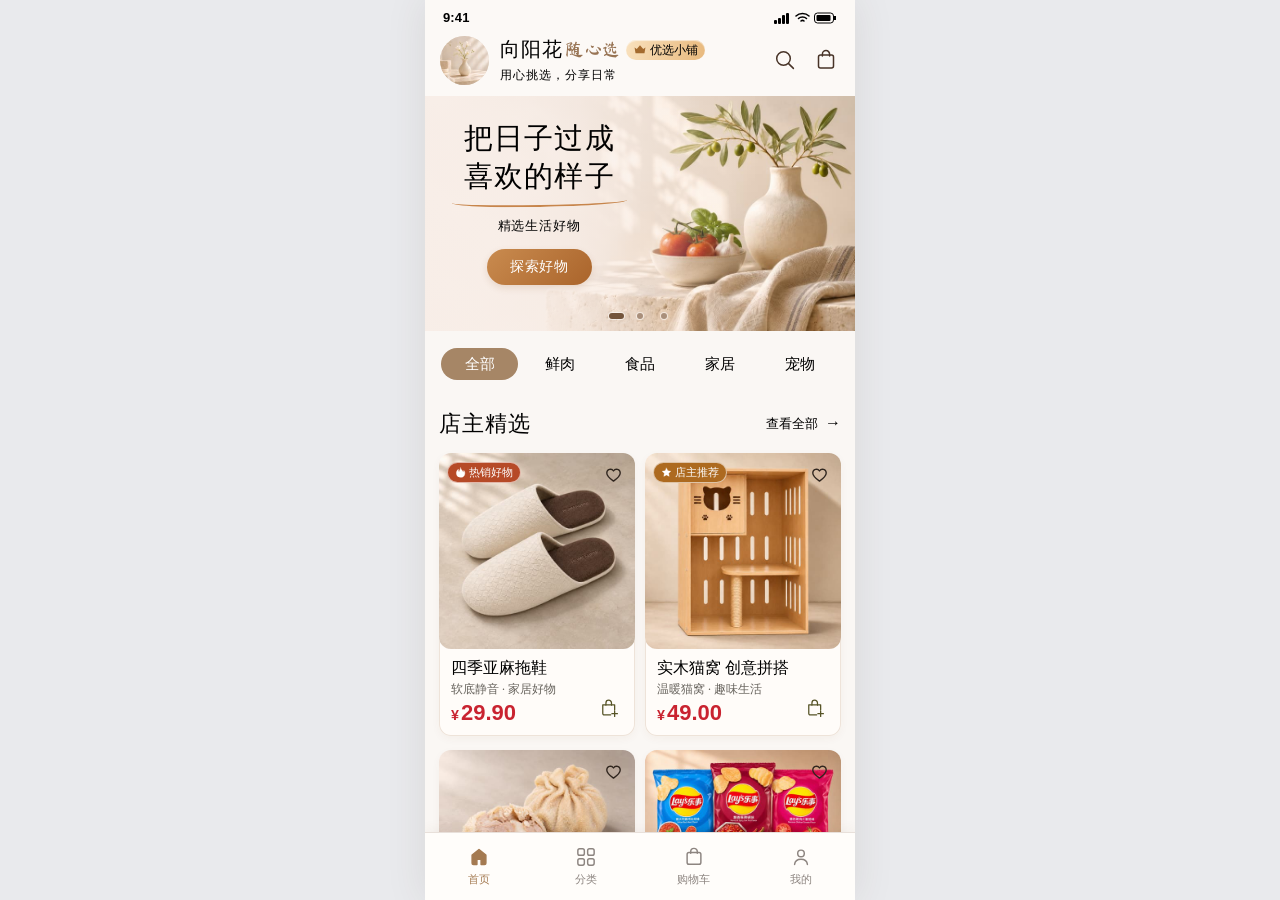
<file: index.html>
<!doctype html>
<html lang="zh-CN">
<head>
  <meta charset="utf-8">
  <meta name="viewport" content="width=device-width, initial-scale=1, viewport-fit=cover">
  <meta name="theme-color" content="#ffffff">
  <title>向阳花随心选</title>
  <link rel="preload" as="image" href="./assets/mobile/v1-warm-hero.jpg" fetchpriority="high">
  <link rel="stylesheet" href="./v1-base.css">
  <link rel="stylesheet" href="./v1-theme.css">
  <link rel="stylesheet" href="./v1-store.css?rev=store-1">
  <link rel="stylesheet" href="./v1-warm.css?rev=plain-icons-1">
  <link rel="stylesheet" href="./product-photos.css?rev=red-prices-1">
</head>
<body>
  <main class="phone-shell" aria-label="向阳花随心选界面预览">
    <div class="screen" id="screen" tabindex="0"></div>
    <nav class="bottom-nav" id="bottom-nav" aria-label="页面导航"></nav>
    <div class="toast" id="toast" role="status" aria-live="polite"></div>
  </main>
  <script src="./v1.js?rev=mobile-images-1" defer></script>
</body>
</html>
</file>
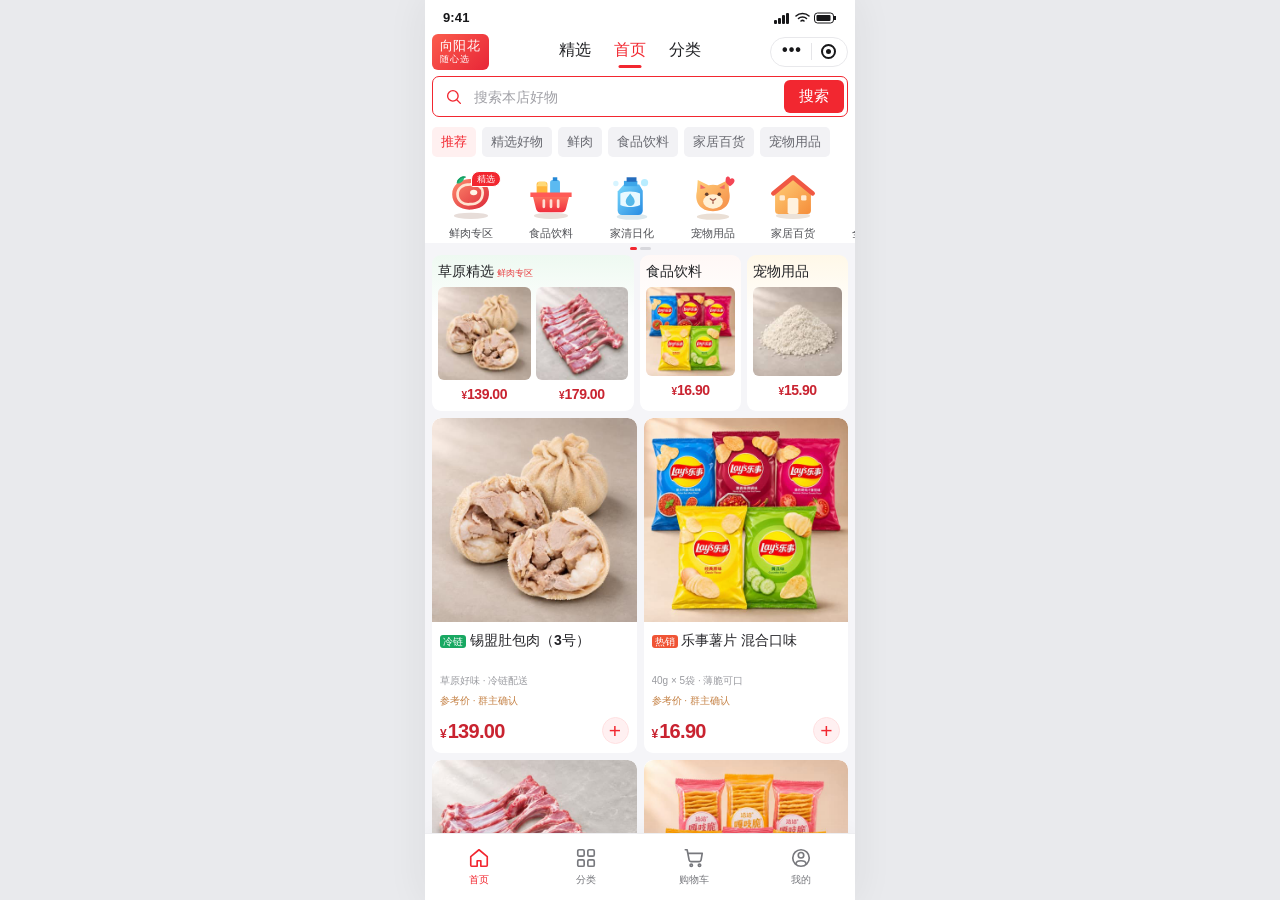
<file: v2.html>
<!doctype html>
<html lang="zh-CN">
<head>
  <meta charset="utf-8">
  <meta name="viewport" content="width=device-width, initial-scale=1, viewport-fit=cover">
  <meta name="theme-color" content="#ffffff">
  <title>向阳花随心选</title>
  <link rel="stylesheet" href="./v2-base.css">
  <link rel="stylesheet" href="./v2-theme.css">
  <link rel="stylesheet" href="./v2-mini.css?rev=nav-4">
  <link rel="stylesheet" href="./product-photos.css?rev=red-prices-1">
</head>
<body>
  <main class="phone-shell" aria-label="向阳花随心选界面预览">
    <div class="screen" id="screen" tabindex="0"></div>
    <nav class="bottom-nav" id="bottom-nav" aria-label="页面导航"></nav>
    <div class="toast" id="toast" role="status" aria-live="polite"></div>
  </main>
  <script src="./v2.js?rev=mobile-images-1" defer></script>
</body>
</html>
</file>
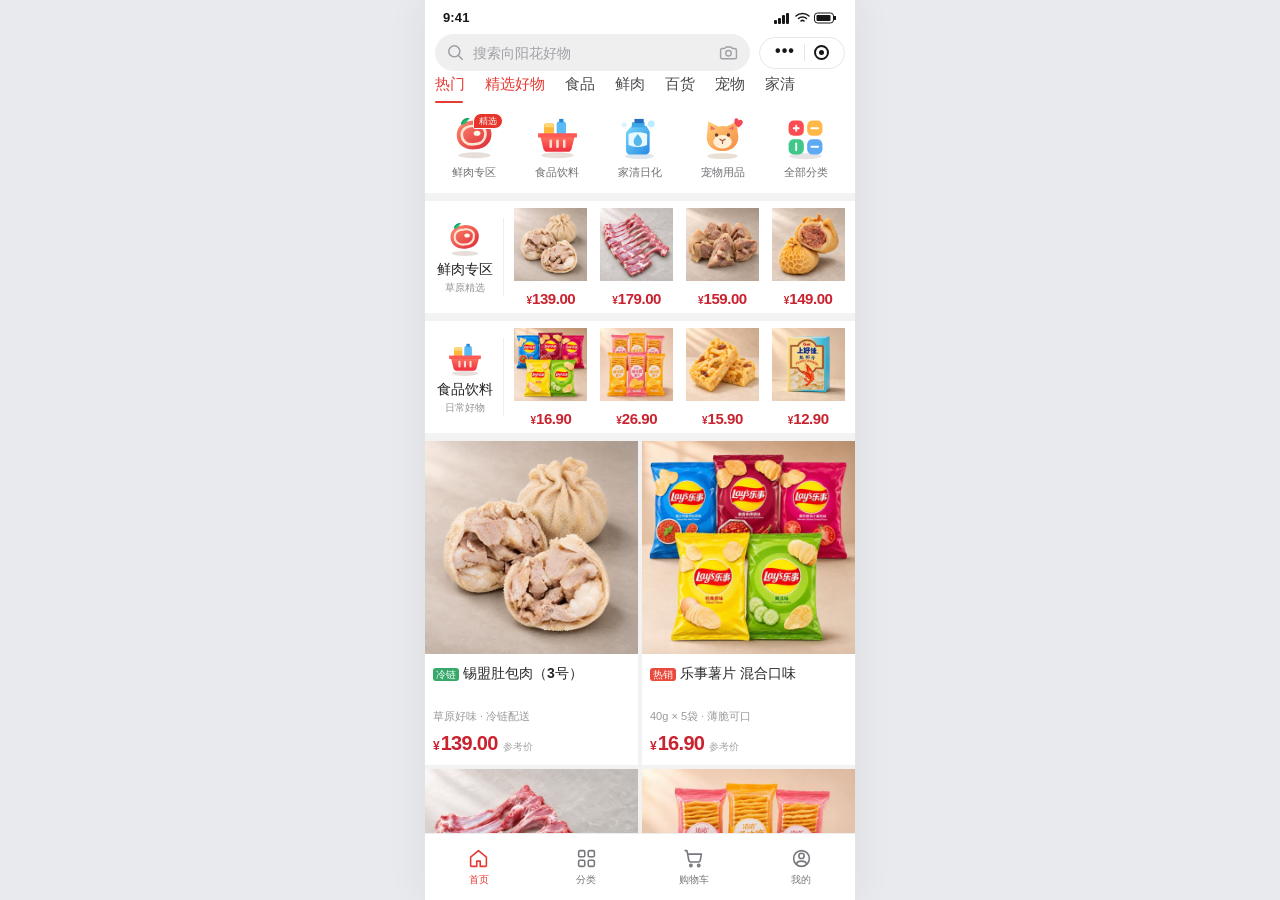
<file: v3.html>
<!doctype html>
<html lang="zh-CN">
<head>
  <meta charset="utf-8">
  <meta name="viewport" content="width=device-width, initial-scale=1, viewport-fit=cover">
  <meta name="theme-color" content="#ffffff">
  <title>向阳花随心选</title>
  <link rel="stylesheet" href="./v3-base.css">
  <link rel="stylesheet" href="./v3-theme.css">
  <link rel="stylesheet" href="./v3-pdd.css?rev=nav-4">
  <link rel="stylesheet" href="./product-photos.css?rev=red-prices-1">
</head>
<body>
  <main class="phone-shell" aria-label="向阳花随心选界面预览">
    <div class="screen" id="screen" tabindex="0"></div>
    <nav class="bottom-nav" id="bottom-nav" aria-label="页面导航"></nav>
    <div class="toast" id="toast" role="status" aria-live="polite"></div>
  </main>
  <script src="./v3.js?rev=mobile-images-1" defer></script>
</body>
</html>
</file>
<file: v1-base.css>
:root {
  font-family: -apple-system, BlinkMacSystemFont, "PingFang SC", "Microsoft YaHei", sans-serif;
  color: #253027;
  background: #e9ece7;
  font-synthesis: none;
  -webkit-tap-highlight-color: transparent;
  --green: #416d50;
  --soft-green: #eaf2e8;
  --muted: #9aa49a;
  --price: #ce795f;
}
* { box-sizing: border-box; }
html, body { height: 100%; margin: 0; }
body { display: flex; justify-content: center; overflow: hidden; }
button, input { font: inherit; }
button { border: 0; cursor: pointer; }
button:focus-visible, input:focus-visible, .screen:focus-visible { outline: 2px solid #6b9a74; outline-offset: 2px; }
.phone-shell { position: relative; display: flex; flex-direction: column; width: min(100%, 430px); height: 100%; height: 100dvh; background: #f6f7f3; overflow: hidden; box-shadow: 0 0 38px #2a3b2d12; }
.screen { flex: 1; min-height: 0; overflow-y: auto; overscroll-behavior: contain; -webkit-overflow-scrolling: touch; scrollbar-width: thin; scrollbar-color: #d2dbd0 transparent; }
.screen::-webkit-scrollbar { width: 4px; }
.screen::-webkit-scrollbar-thumb { background: #d2dbd0; border-radius: 4px; }
.status-bar { display: flex; justify-content: space-between; align-items: center; height: 29px; padding: 6px 18px 0; font-size: 13px; font-weight: 700; letter-spacing: .01em; }
.status-icons { display: flex; align-items: center; gap: 4px; }
.status-icons svg { display: block; }
.home-header { padding: 0 16px 15px; background: linear-gradient(180deg, #e5f0e4 0%, #f6f7f3 100%); }
.home-header .status-bar { margin: 0 -16px; }
.brand-row { display: flex; justify-content: space-between; align-items: flex-start; min-height: 55px; padding-top: 9px; }
.brand-title { margin: 0; color: #233026; font-size: 21px; line-height: 1.2; font-weight: 750; letter-spacing: .01em; }
.brand-subtitle { display: flex; align-items: center; gap: 6px; margin-top: 4px; color: #859288; font-size: 11px; line-height: 1.1; }
.brand-subtitle strong { color: #627766; font-weight: 650; }
.location-dot { width: 6px; height: 6px; border-radius: 50%; background: #83a78a; }
.capsule { display: flex; align-items: center; justify-content: center; gap: 9px; width: 78px; height: 30px; border: 1px solid #dce8dc; border-radius: 20px; background: #fffdfbea; color: #253027; }
.capsule-dots { font-weight: 900; letter-spacing: 1px; transform: translateY(-2px); }
.capsule-divider { width: 1px; height: 17px; background: #e4e9e4; }
.capsule-ring { width: 15px; height: 15px; border: 2px solid currentColor; border-radius: 50%; position: relative; }
.capsule-ring::after { position: absolute; content: ""; width: 5px; height: 5px; border-radius: 50%; background: currentColor; left: 3px; top: 3px; }
.search-form { display: flex; align-items: center; gap: 9px; width: 100%; height: 44px; padding: 5px 5px 5px 13px; border: 1px solid #dce9da; border-radius: 24px; background: #fff; box-shadow: 0 3px 10px #49664b0a; }
.search-form .icon { color: #8ea590; flex: 0 0 18px; }
.search-form input { min-width: 0; flex: 1; border: 0; outline: 0; background: transparent; color: #35483a; font-size: 14px; }
.search-form input::placeholder { color: #aab5a9; }
.search-submit { align-self: stretch; min-width: 56px; padding: 0 14px; border-radius: 20px; background: var(--green); color: #fff; font-size: 13px; font-weight: 700; }
.channels { display: flex; gap: 22px; padding-top: 14px; overflow-x: auto; white-space: nowrap; scrollbar-width: none; }
.channels::-webkit-scrollbar, .horizontal-list::-webkit-scrollbar { display: none; }
.channel { position: relative; flex: none; padding: 0 0 11px; background: transparent; color: #66766a; font-size: 13px; font-weight: 600; }
.channel.is-active { color: #416d50; font-size: 15px; font-weight: 750; }
.channel.is-active::after { position: absolute; content: ""; bottom: 3px; left: 0; width: 28px; height: 3px; border-radius: 2px; background: #416d50; }
.home-body { padding: 0 16px 26px; }
.shortcuts { display: grid; grid-template-columns: repeat(5, minmax(0, 1fr)); gap: 4px; margin: 0 0 22px; }
.shortcut { display: flex; flex-direction: column; align-items: center; gap: 7px; min-width: 0; padding: 0; color: #56685a; background: transparent; font-size: 11px; font-weight: 650; white-space: nowrap; }
.shortcut-art { display: grid; place-items: center; width: 48px; height: 48px; overflow: hidden; border-radius: 50%; background: #ecf3ea; }
.shortcut-art .sprite { width: 40px; height: 40px; border-radius: 50%; }
.shortcut-art .icon { width: 20px; height: 20px; color: #527d5c; }
.section-heading { display: flex; align-items: center; justify-content: space-between; gap: 10px; margin: 0 0 12px; }
.section-heading h2 { margin: 0; font-size: 18px; line-height: 1.2; letter-spacing: .01em; font-weight: 750; }
.section-heading .minor, .section-link { color: #9ca89d; font-size: 11px; font-weight: 600; }
.section-link { padding: 3px 0; background: transparent; }
.feature-grid { display: grid; grid-template-columns: 1fr 1fr; grid-template-rows: repeat(2, 72px); gap: 8px; margin-bottom: 24px; }
.feature { min-width: 0; overflow: hidden; border-radius: 15px; background: #fff; box-shadow: 0 3px 12px #34503a0a; text-align: left; color: inherit; }
.feature-main { display: flex; flex-direction: column; grid-row: 1 / span 2; padding: 12px 7px 7px; }
.feature-copy { min-width: 0; padding-left: 6px; }
.feature-title { display: block; font-size: 14px; line-height: 1.3; font-weight: 750; }
.feature-subtitle { display: block; margin-top: 4px; color: #a2ada1; font-size: 10px; line-height: 1.25; font-weight: 500; white-space: nowrap; }
.feature-main .feature-image { flex: 1; min-height: 0; margin-top: 8px; }
.feature-small { display: flex; align-items: center; justify-content: space-between; gap: 4px; padding: 7px 7px 7px 6px; }
.feature-small .feature-image { flex: 0 0 58px; width: 58px; height: 58px; }
.feature-image, .product-image, .detail-image, .hero-promo { overflow: hidden; border-radius: 10px; background: #f1f3ed; }
.sprite { display: block; width: 100%; height: 100%; overflow: hidden; }
.product-grid { display: grid; grid-template-columns: repeat(2, minmax(0, 1fr)); gap: 9px; }
.product-card { min-width: 0; overflow: hidden; padding: 6px; border-radius: 14px; background: #fff; box-shadow: 0 3px 12px #34503a0a; }
.product-open { display: block; width: 100%; padding: 0; text-align: left; color: inherit; background: transparent; }
.product-image { position: relative; width: 100%; aspect-ratio: 1 / 1; }
.product-badge { position: absolute; top: 7px; left: 7px; z-index: 1; padding: 3px 6px; border-radius: 5px; color: #5c8064; background: #eff6ebed; font-size: 10px; font-weight: 750; line-height: 1.2; }
.product-badge.hot { color: #c77b61; background: #fff2eaf0; }
.product-body { padding: 10px 5px 4px; }
.product-name { display: -webkit-box; height: 19px; overflow: hidden; color: #253027; font-size: 14px; line-height: 19px; font-weight: 750; -webkit-line-clamp: 1; -webkit-box-orient: vertical; }
.product-sub { display: block; overflow: hidden; margin-top: 4px; color: #9ba69b; font-size: 10px; text-overflow: ellipsis; white-space: nowrap; }
.product-bottom { display: flex; align-items: flex-end; justify-content: space-between; gap: 5px; margin-top: 10px; }
.price { color: var(--price); font-weight: 750; line-height: 1; white-space: nowrap; }
.price .currency { margin-right: 1px; font-size: 12px; }
.price .amount { font-size: 20px; }
.add-button { display: grid; place-items: center; flex: 0 0 27px; width: 27px; height: 27px; padding: 0; border-radius: 50%; background: #477555; color: #fff; font-size: 19px; font-weight: 400; line-height: 1; }
.section-space { margin-top: 25px; }
.info-strip { display: flex; justify-content: space-between; align-items: center; gap: 12px; margin-top: 21px; padding: 16px; border-radius: 14px; background: #eaf2e9; }
.info-strip strong { display: block; color: #416d50; font-size: 14px; }
.info-strip span { display: block; margin-top: 5px; color: #8ba08d; font-size: 11px; }
.info-strip button { flex: none; padding: 8px 0; color: #5d8163; background: transparent; font-size: 11px; font-weight: 650; }
.end-note { padding: 24px 0 5px; color: #b5bdb4; text-align: center; font-size: 11px; }
.bottom-nav { z-index: 5; display: grid; grid-template-columns: repeat(4, 1fr); flex: none; min-height: 67px; padding: 7px 0 max(7px, env(safe-area-inset-bottom)); border-top: 1px solid #eef0eb; background: #fffffffa; box-shadow: 0 -4px 16px #2b462d08; }
.nav-item { position: relative; display: flex; flex-direction: column; align-items: center; justify-content: center; gap: 4px; min-height: 48px; padding: 0; color: #9ba59b; background: transparent; font-size: 10px; font-weight: 550; }
.nav-item.is-active { color: #416d50; font-weight: 750; }
.nav-item .icon { width: 19px; height: 19px; }
.nav-count { position: absolute; top: 0; left: calc(50% + 5px); min-width: 15px; height: 15px; padding: 0 3px; border: 1px solid white; border-radius: 10px; background: #d78168; color: #fff; font-size: 9px; line-height: 13px; }
.page-header { position: sticky; top: 0; z-index: 3; padding: 0 16px 12px; background: #fff; border-bottom: 1px solid #f0f2ee; }
.page-header .status-bar { margin: 0 -16px; }
.page-title-row { display: flex; align-items: center; justify-content: space-between; height: 44px; }
.page-title-row h1 { margin: 0; font-size: 20px; font-weight: 750; }
.page-title-row .spacer, .back-button { width: 35px; }
.back-button { display: grid; place-items: center; height: 35px; padding: 0; background: transparent; color: #2b392e; }
.back-button .icon { width: 20px; height: 20px; }
.page-title-row .capsule { width: 78px; transform: scale(.9); transform-origin: right center; }
.category-layout { display: grid; grid-template-columns: 88px minmax(0, 1fr); align-items: start; gap: 9px; padding: 12px 12px 30px 0; }
.category-side { position: sticky; top: 95px; display: flex; flex-direction: column; gap: 3px; max-height: calc(100dvh - 185px); overflow-y: auto; }
.category-side button { position: relative; padding: 10px 3px; color: #8b988c; background: transparent; font-size: 11px; line-height: 1.3; font-weight: 600; }
.category-side button.is-active { color: #416d50; background: #edf4eb; font-weight: 750; }
.category-side button.is-active::before { position: absolute; content: ""; left: 0; top: 9px; bottom: 9px; width: 3px; border-radius: 3px; background: #6f9878; }
.category-panel { min-width: 0; }
.category-head { display: flex; align-items: end; justify-content: space-between; margin: 3px 0 12px; }
.category-head h2 { margin: 0; font-size: 17px; }
.category-head span { color: #a4aea3; font-size: 11px; }
.category-panel .product-grid { gap: 7px; }
.category-panel .product-card { padding: 5px; }
.category-panel .product-body { padding: 8px 3px 4px; }
.category-panel .product-name { font-size: 12px; }
.category-panel .price .amount { font-size: 17px; }
.category-panel .add-button { width: 24px; height: 24px; flex-basis: 24px; }
.page-content { padding: 15px 16px 28px; }
.search-page-form { margin-top: 3px; background: #f4f6f1; border-color: transparent; box-shadow: none; }
.search-count { margin: 3px 0 14px; color: #a4ada3; font-size: 12px; }
.empty-search { padding: 80px 12px; color: #a3aca1; text-align: center; font-size: 14px; }
.profile-card { overflow: hidden; border-radius: 16px; background: #fff; box-shadow: 0 5px 18px #33513a0a; }
.profile-banner { position: relative; height: 194px; overflow: hidden; background: #e9f1e7; }
.profile-banner .sprite { position: absolute; inset: 0; }
.profile-overlay { position: absolute; inset: 0; display: flex; flex-direction: column; align-items: center; justify-content: flex-end; padding-bottom: 22px; color: #fff; background: linear-gradient(transparent 38%, #1c3421a8); }
.profile-overlay strong { font-size: 23px; letter-spacing: 2px; }
.profile-overlay span { margin-top: 5px; font-size: 12px; }
.profile-actions { display: grid; gap: 11px; padding: 22px; }
.wide-button { width: 100%; min-height: 45px; border-radius: 24px; background: #416d50; color: #fff; font-size: 15px; font-weight: 700; }
.wide-button.wechat { background: #06bf5b; }
.profile-hint { margin: 4px 0 0; color: #aab2a8; text-align: center; font-size: 11px; line-height: 1.7; }
.profile-links { display: grid; gap: 8px; margin-top: 16px; }
.profile-links button { display: flex; justify-content: space-between; padding: 17px; border-radius: 12px; background: #fff; color: #3a483d; text-align: left; }
.report-card, .guide-card { padding: 26px 18px; border-radius: 16px; background: #fff; box-shadow: 0 5px 18px #33513a0a; }
.empty-report { padding-top: 33px; text-align: center; }
.empty-icon { display: grid; place-items: center; width: 106px; height: 106px; margin: 0 auto 20px; border-radius: 50%; background: #e8f1e6; color: #7d9c83; }
.empty-icon .icon { width: 46px; height: 46px; }
.empty-report h2 { margin: 0; font-size: 17px; }
.empty-report p { margin: 9px 0 22px; color: #a0aa9f; font-size: 12px; }
.empty-report .wide-button { max-width: 200px; }
.report-item { display: grid; grid-template-columns: 68px 1fr auto; gap: 12px; align-items: center; padding: 11px 0; border-bottom: 1px solid #f1f3ef; }
.report-item:last-child { border: 0; }
.report-item .product-image { width: 68px; height: 68px; }
.report-name { margin: 0 0 8px; font-size: 13px; font-weight: 700; }
.report-price { color: var(--price); font-size: 14px; font-weight: 700; }
.remove-button { padding: 8px; color: #9ca89c; background: transparent; font-size: 12px; }
.detail-content { padding: 12px 16px 25px; }
.detail-image { width: 100%; aspect-ratio: 1 / 1; }
.detail-panel { margin-top: 12px; padding: 19px 17px; border-radius: 16px; background: #fff; }
.detail-panel h1 { margin: 0 0 8px; font-size: 19px; line-height: 1.4; }
.detail-description { margin: 0; color: #99a399; font-size: 12px; line-height: 1.7; }
.detail-price { margin: 20px 0 15px; }
.detail-price .amount { font-size: 29px; }
.detail-stats { display: flex; gap: 26px; padding-top: 14px; border-top: 1px solid #f1f3ee; color: #a0aba0; font-size: 12px; }
.detail-actions { display: flex; align-items: center; gap: 9px; flex: none; min-height: 68px; padding: 9px 16px max(9px, env(safe-area-inset-bottom)); border-top: 1px solid #eef0eb; background: #fff; }
.detail-actions .wide-button { min-height: 44px; }
.detail-actions .secondary { flex: 0 0 90px; background: #d28c74; }
.guide-title { margin: 0 0 9px; color: #416d50; font-size: 18px; }
.guide-card p { margin: 0 0 15px; color: #728174; font-size: 13px; line-height: 1.8; }
.guide-card p:last-child { margin-bottom: 0; }
.toast { position: absolute; left: 50%; bottom: 86px; z-index: 10; padding: 9px 14px; border-radius: 10px; color: #fff; background: #28372de8; font-size: 12px; opacity: 0; pointer-events: none; transform: translate(-50%, 8px); transition: opacity .18s, transform .18s; white-space: nowrap; }
.toast.show { opacity: 1; transform: translate(-50%, 0); }
@media (max-width: 350px) {
  .channels { gap: 16px; }
  .home-body { padding-left: 12px; padding-right: 12px; }
  .feature-title { font-size: 13px; }
  .feature-small .feature-image { flex-basis: 50px; width: 50px; height: 50px; }
  .shortcut { font-size: 10px; }
  .price .amount { font-size: 18px; }
}
@media (prefers-reduced-motion: reduce) { .toast { transition: none; } }
</file>
<file: v1-theme.css>
:root {
  color: #202124;
  background: #e9eaed;
  --green: #f22730;
  --soft-green: #fff0f0;
  --muted: #96979d;
  --price: #f22730;
}
button:focus-visible, input:focus-visible, .screen:focus-visible { outline-color: #f05b61; }
.phone-shell { background: #f5f5f8; box-shadow: 0 0 38px #30282b12; }
.screen { scrollbar-color: #dedfe4 transparent; }
.screen::-webkit-scrollbar-thumb { background: #dedfe4; }
.status-bar { color: #171719; }
.home-header { padding: 0 13px 7px; background: linear-gradient(145deg, #fff5f5 0%, #fff 33%, #fff 100%); }
.home-header .status-bar { margin: 0 -13px; }
.brand-row { min-height: 54px; }
.brand-title { color: #171719; font-size: 21px; font-weight: 800; letter-spacing: -.015em; }
.brand-subtitle { color: #999a9e; }
.brand-subtitle strong { color: #66676c; }
.location-dot { background: #f22730; }
.capsule { border-color: #e8e8eb; background: #ffffffed; color: #171719; }
.capsule-divider { background: #e5e5e8; }
.search-form { height: 42px; border: 1.5px solid #f22730; border-radius: 23px; background: #fff; box-shadow: none; }
.search-form .icon { color: #f22730; }
.search-form input { color: #252529; }
.search-form input::placeholder { color: #a0a0a6; }
.search-submit { min-width: 55px; padding: 0 11px; border-left: 1px solid #ececef; border-radius: 0 18px 18px 0; background: transparent; color: #f22730; font-size: 15px; font-weight: 800; }
.channels { gap: 24px; padding-top: 13px; }
.channel { color: #65666b; font-size: 14px; font-weight: 550; }
.channel.is-active { color: #171719; font-size: 16px; font-weight: 800; }
.channel.is-active::after { width: 28px; background: #f22730; }
.home-body { padding: 0 12px 26px; background: #f5f5f8; }
.shortcuts { gap: 2px; margin: 0 -12px 15px; padding: 5px 12px 12px; background: #fff; }
.shortcut { gap: 4px; color: #4f5055; font-size: 11px; font-weight: 600; }
.shortcut-art { position: relative; width: 55px; height: 55px; overflow: visible; background: transparent; }
.category-illustration { display: block; width: 55px; height: 55px; overflow: visible; }
.shortcut-tag { position: absolute; top: 0; right: -4px; padding: 2px 5px; border: 1px solid #fff; border-radius: 10px 10px 10px 2px; background: #f22730; color: #fff; font-size: 9px; font-weight: 800; line-height: 1.15; }
.section-heading { margin-bottom: 9px; }
.section-heading h2 { color: #171719; font-size: 18px; font-weight: 800; letter-spacing: -.01em; }
.section-heading .minor, .section-link { color: #a0a0a6; font-size: 11px; }
.showcase-grid { display: grid; grid-template-columns: repeat(2, minmax(0, 1fr)); gap: 8px; }
.showcase-card { min-width: 0; padding: 11px 9px 10px; border-radius: 12px; background: #fff; }
.showcase-heading { display: flex; align-items: baseline; justify-content: space-between; gap: 3px; overflow: hidden; }
.showcase-heading h3 { overflow: hidden; margin: 0; color: #171719; font-size: 15px; font-weight: 800; text-overflow: ellipsis; white-space: nowrap; }
.showcase-heading > span { flex: none; color: #ef3c41; font-size: 9px; font-weight: 700; }
.showcase-products { display: grid; grid-template-columns: repeat(2, minmax(0, 1fr)); gap: 5px; margin-top: 8px; }
.showcase-product { min-width: 0; padding: 0; background: transparent; text-align: center; }
.showcase-photo { display: block; width: 100%; aspect-ratio: 1 / .9; overflow: hidden; border-radius: 8px; background: #f7f7f7; }
.showcase-price { display: block; overflow: hidden; margin-top: 6px; color: #f22730; font-size: 10px; font-weight: 800; text-overflow: ellipsis; white-space: nowrap; }
.showcase-price strong { font-size: 14px; letter-spacing: -.025em; }
.quick-panels { display: grid; grid-template-columns: repeat(2, minmax(0, 1fr)); gap: 8px; margin: 8px 0 18px; }
.quick-panel { display: flex; justify-content: space-between; align-items: center; gap: 3px; min-width: 0; min-height: 69px; padding: 7px 7px 7px 11px; border-radius: 12px; background: linear-gradient(120deg, #fff4f2, #fff 70%); color: #171719; text-align: left; }
.quick-panel:nth-child(2) { background: linear-gradient(120deg, #fff8e9, #fff 70%); }
.quick-panel strong, .quick-panel small { display: block; white-space: nowrap; }
.quick-panel strong { font-size: 14px; font-weight: 800; }
.quick-panel small { margin-top: 5px; color: #a3a0a0; font-size: 10px; }
.quick-panel-photo { flex: 0 0 55px; width: 55px; height: 55px; overflow: hidden; border-radius: 8px; background: #f6f6f6; }
.feature-image, .product-image, .detail-image, .hero-promo { background: #f6f6f7; }
.product-grid { gap: 8px; }
.product-card { padding: 0; border-radius: 10px; box-shadow: none; }
.product-image { border-radius: 10px 10px 0 0; }
.product-badge { top: 7px; left: 7px; color: #188b65; background: #e3f7eeed; font-weight: 750; }
.product-badge.hot { color: #fff; background: #f22730ed; }
.product-body { padding: 10px 9px 3px; }
.product-name { color: #242428; font-size: 14px; font-weight: 700; }
.product-sub { color: #a0a1a6; font-size: 10px; }
.product-bottom { padding: 0 9px 10px; margin-top: 9px; }
.price { color: #f22730; font-weight: 800; font-variant-numeric: tabular-nums; }
.price .amount { font-size: 21px; letter-spacing: -.035em; }
.add-button { border: 1px solid #ffe0e1; background: #fff0f1; color: #f22730; font-size: 21px; }
.info-strip { background: #fff1f1; }
.info-strip strong { color: #ca3439; }
.info-strip span { color: #aa9091; }
.info-strip button { color: #eb4248; }
.end-note { color: #b5b5bb; }
.bottom-nav { border-top-color: #eeeef1; background: #fff; box-shadow: 0 -4px 16px #26242608; }
.nav-item { color: #77787d; font-size: 10px; }
.nav-item.is-active { color: #f22730; }
.nav-item .icon { width: 21px; height: 21px; }
.nav-count { background: #f22730; }
.page-header { border-bottom-color: #f0f0f2; }
.page-title-row h1 { color: #1b1b1d; font-size: 20px; font-weight: 800; }
.back-button { color: #242427; }
.category-side button { color: #85858a; }
.category-side button.is-active { color: #ef2931; background: #fff1f1; }
.category-side button.is-active::before { background: #f22730; }
.category-head h2 { color: #19191b; }
.category-head span, .search-count, .empty-search { color: #9c9ca2; }
.category-panel .product-card { padding: 0; }
.category-panel .product-body { padding: 8px 7px 3px; }
.category-panel .product-bottom { padding: 0 7px 8px; }
.search-page-form { background: #fff; border-color: #f22730; }
.profile-card, .report-card, .guide-card { box-shadow: 0 4px 14px #29292908; }
.profile-banner { background: #f6efed; }
.profile-overlay { background: linear-gradient(transparent 38%, #301a1aa8); }
.wide-button { background: linear-gradient(90deg, #ff5459, #ed222d); }
.wide-button.wechat { background: #07bf5b; }
.profile-links button { color: #303034; }
.empty-icon { background: #fff0f0; color: #f17779; }
.empty-report p, .detail-description, .detail-stats { color: #a1a1a6; }
.report-price { color: #f22730; }
.remove-button { color: #99999e; }
.detail-price .currency { font-size: 15px; }
.detail-price .amount { font-size: 30px; }
.detail-actions { border-top-color: #eeeef1; }
.detail-actions .secondary { background: #fff0f0; color: #ee3d43; }
.guide-title { color: #e92c34; }
.guide-card p { color: #77777d; }
.toast { background: #252528e8; }
@media (max-width: 350px) {
  .channels { gap: 17px; }
  .shortcut-art, .category-illustration { width: 48px; height: 48px; }
  .showcase-heading h3 { font-size: 13px; }
  .showcase-heading > span { font-size: 8px; }
  .quick-panel strong { font-size: 13px; }
  .quick-panel-photo { flex-basis: 48px; width: 48px; height: 48px; }
}
</file>
<file: v1-store.css>
:root {
  --green: #304a3d;
  --soft-green: #edf2ed;
  --price: #304a3d;
  color: #202822;
}
button:focus-visible, input:focus-visible, .screen:focus-visible { outline-color: #658273; }
.phone-shell { background: #fff; box-shadow: 0 0 38px #202b2410; }
.screen { scrollbar-color: #d8e0d9 transparent; }
.screen::-webkit-scrollbar-thumb { background: #d8e0d9; }
.status-bar { color: #202620; }
.home-header { padding: 0 18px; background: #fff; }
.home-header .status-bar { margin: 0 -18px; }
.shop-topbar { display: flex; align-items: center; justify-content: space-between; min-height: 58px; gap: 10px; }
.shop-identity { display: flex; align-items: center; gap: 9px; min-width: 0; }
.shop-mark { display: grid; place-items: center; flex: none; width: 36px; height: 36px; border: 1px solid #cbd8ce; border-radius: 50%; color: #385747; }
.shop-mark svg { width: 27px; height: 27px; }
.shop-name { color: #24382d; font-size: 16px; font-weight: 700; letter-spacing: .05em; white-space: nowrap; }
.shop-wordmark { margin-top: 3px; color: #829185; font-size: 9px; font-weight: 600; letter-spacing: .12em; white-space: nowrap; }
.shop-header-actions { display: flex; align-items: center; gap: 10px; }
.shop-search { display: grid; place-items: center; width: 30px; height: 30px; padding: 0; background: transparent; color: #263c2e; }
.shop-search .icon { width: 21px; height: 21px; }
.capsule { flex: none; border-color: #e1e8e1; background: #fff; color: #27392d; }
.home-body { padding: 0 16px 25px; background: #fff; }
.shop-hero { position: relative; min-height: 218px; overflow: hidden; border-radius: 12px; background: #344333; }
.shop-hero::after { position: absolute; inset: 0; content: ''; background: linear-gradient(90deg, #1b291fc2 0%, #23352288 52%, #1b291f08 100%); }
.shop-hero-image { position: absolute; inset: 0; width: 100%; height: 100%; object-fit: cover; object-position: center center; }
.shop-hero-copy { position: relative; z-index: 1; display: flex; flex-direction: column; align-items: flex-start; padding: 28px 23px 24px; color: #fff; }
.shop-hero-kicker { color: #d7e1d1; font-size: 10px; font-weight: 650; letter-spacing: .18em; }
.shop-hero h1 { margin: 14px 0 7px; font-family: 'Songti SC', 'Noto Serif SC', 'STSong', serif; font-size: 27px; font-weight: 600; line-height: 1.38; letter-spacing: .08em; }
.shop-hero p { margin: 0; color: #ebf0e8; font-size: 13px; letter-spacing: .08em; }
.shop-hero button { min-height: 33px; margin-top: 17px; padding: 0 15px; border: 1px solid #e6ede380; border-radius: 3px; background: #ffffffed; color: #32493b; font-size: 12px; font-weight: 700; }
.shop-intro { display: flex; align-items: center; justify-content: space-between; gap: 10px; padding: 15px 1px 16px; border-bottom: 1px solid #e9eeea; color: #52675a; font-size: 13px; letter-spacing: .06em; }
.shop-intro span + span { color: #98a69a; font-size: 9px; font-weight: 650; letter-spacing: .13em; white-space: nowrap; }
.shop-categories { padding-top: 24px; }
.shop-section-heading { display: flex; align-items: end; justify-content: space-between; gap: 10px; }
.shop-eyebrow { display: block; color: #8b9b8e; font-size: 10px; font-weight: 650; letter-spacing: .16em; line-height: 1; }
.shop-section-heading h2 { margin: 7px 0 0; color: #25382e; font-family: 'Songti SC', 'Noto Serif SC', 'STSong', serif; font-size: 20px; font-weight: 650; letter-spacing: .06em; line-height: 1.2; }
.shop-section-heading button { padding: 6px 0; background: transparent; color: #64786a; font-size: 12px; }
.shop-category-grid { display: grid; grid-template-columns: repeat(5, minmax(0, 1fr)); gap: 2px; margin-top: 17px; }
.shop-category { display: flex; min-width: 0; flex-direction: column; align-items: center; gap: 8px; padding: 0; background: transparent; color: #435549; font-size: 12px; white-space: nowrap; }
.shop-category-icon { display: grid; place-items: center; width: 54px; height: 54px; border: 1px solid #e8eee8; border-radius: 50%; background: #f6f8f5; color: #446452; }
.shop-category-icon svg { width: 36px; height: 36px; }
.shop-collection { padding-top: 30px; }
.shop-section-note { color: #92a093; font-size: 12px; white-space: nowrap; }
.shop-filters { display: flex; gap: 7px; overflow-x: auto; margin: 17px 0 16px; scrollbar-width: none; }
.shop-filters::-webkit-scrollbar { display: none; }
.shop-filter { flex: none; min-height: 31px; padding: 0 12px; border: 1px solid #e6ebe6; border-radius: 18px; background: #fff; color: #718076; font-size: 12px; white-space: nowrap; }
.shop-filter.is-active { border-color: #334e3f; background: #334e3f; color: #fff; }
.product-grid { gap: 20px 11px; }
.product-card { padding: 0; border-radius: 0; background: transparent; box-shadow: none; }
.product-image { border-radius: 8px; background: #f1f4f0; }
.product-body { padding: 10px 1px 2px; }
.product-name { height: 20px; color: #28342c; font-size: 14px; font-weight: 650; line-height: 20px; }
.product-sub { margin-top: 5px; color: #8d9a8f; font-size: 12px; }
.product-bottom { align-items: center; margin-top: 10px; padding: 0 1px 3px; }
.price, .report-price { color: #334e3f; font-weight: 700; font-variant-numeric: tabular-nums; }
.price .amount { font-size: 17px; letter-spacing: -.025em; }
.add-button { width: 28px; height: 28px; flex-basis: 28px; border: 1px solid #cbd9cd; background: #fff; color: #345744; font-size: 20px; }
.shop-about { display: flex; align-items: center; gap: 11px; margin-top: 30px; padding: 17px 15px; border: 1px solid #e9eee9; border-radius: 9px; background: #f7faf7; }
.shop-about-mark { display: grid; place-items: center; flex: none; width: 40px; height: 40px; border: 1px solid #d5e1d5; border-radius: 50%; color: #54725e; }
.shop-about-mark svg { width: 28px; height: 28px; }
.shop-about div { flex: 1; min-width: 0; }
.shop-about strong { color: #385044; font-size: 14px; }
.shop-about p { margin: 5px 0 0; color: #8a9c8d; font-size: 12px; }
.shop-about button { flex: none; padding: 7px 0; background: transparent; color: #577563; font-size: 12px; }
.end-note { padding: 28px 0 6px; color: #a8b5aa; font-size: 10px; letter-spacing: .14em; }
.bottom-nav { min-height: 68px; border-top-color: #edf0ed; background: #fff; box-shadow: 0 -3px 14px #2b463009; }
.nav-item { color: #909b92; font-size: 11px; font-weight: 550; }
.nav-item.is-active { color: #365944; font-weight: 700; }
.nav-item .icon { width: 21px; height: 21px; }
.nav-count { background: #4c6c57; }
.page-header { border-bottom-color: #edf0ed; }
.page-title-row h1 { color: #263b2f; font-size: 18px; }
.back-button { color: #344d3d; }
.search-form { border-color: #dfe8df; background: #f8faf8; box-shadow: none; }
.search-form .icon { color: #658072; }
.search-form input { color: #2c4033; }
.search-form input::placeholder { color: #9ca99e; }
.search-submit { min-width: 54px; border: 0; border-radius: 20px; background: #3d5f49; color: #fff; font-size: 13px; font-weight: 650; }
.category-side button { color: #859489; font-size: 12px; }
.category-side button.is-active { color: #365944; background: #edf4ee; }
.category-side button.is-active::before { background: #54765f; }
.category-head h2 { color: #283d30; }
.category-panel .product-grid { gap: 16px 8px; }
.category-panel .product-body { padding: 8px 1px 3px; }
.category-panel .product-bottom { padding: 0 1px 6px; }
.category-panel .product-name { font-size: 12px; }
.category-panel .price .amount { font-size: 16px; }
.page-content { background: #f8faf8; }
.profile-card, .report-card, .guide-card { border: 1px solid #edf1ed; border-radius: 10px; box-shadow: none; }
.profile-banner { height: 190px; background: #eaf0e9; }
.profile-banner > img { width: 100%; height: 100%; object-fit: cover; }
.profile-overlay { background: linear-gradient(#26372910, #1c2f20b8); }
.profile-overlay strong { font-family: 'Songti SC', 'STSong', serif; font-size: 22px; }
.profile-actions { gap: 7px; }
.profile-hint { color: #95a39a; font-size: 12px; }
.profile-links button { border: 1px solid #edf1ed; border-radius: 9px; color: #3c4e41; font-size: 14px; }
.wide-button { border-radius: 6px; background: #3c5d48; color: #fff; }
.empty-icon { width: 90px; height: 90px; background: #f0f5ef; color: #8ba493; }
.empty-report p, .detail-description, .detail-stats { color: #839187; }
.detail-content { background: #f8faf8; }
.detail-image { border-radius: 10px; }
.detail-panel { border: 1px solid #edf1ed; border-radius: 10px; }
.detail-price .amount { font-size: 27px; }
.detail-actions .secondary { background: #eef4ef; color: #4c6c57; }
.info-strip { background: #f0f5f0; }
.info-strip strong, .info-strip button { color: #526d59; }
.info-strip span { color: #8a9b8e; }
.guide-card { padding: 27px 21px; }
.guide-title { margin-top: 13px; color: #385443; font-family: 'Songti SC', 'STSong', serif; font-size: 20px; }
.guide-card p { margin-top: 15px; color: #748479; font-size: 14px; }
@media (max-width: 350px) {
  .home-header { padding-inline: 12px; }
  .home-header .status-bar { margin-inline: -12px; }
  .home-body { padding-inline: 12px; }
  .shop-wordmark { font-size: 8px; }
  .shop-header-actions { gap: 5px; }
  .shop-category { font-size: 11px; }
  .shop-category-icon { width: 46px; height: 46px; }
  .shop-category-icon svg { width: 31px; height: 31px; }
  .shop-hero h1 { font-size: 24px; }
  .shop-intro span + span { font-size: 8px; }
  .shop-section-note { font-size: 11px; }
}
</file>
<file: v1-warm.css>
@font-face { font-family: 'Shop Accent'; src: url('./assets/v1-accent.woff2') format('woff2'); font-style: normal; font-weight: 400; font-display: swap; }
:root {
  --green: #a37f5e;
  --soft-green: #f4ede7;
  --price: #000;
  color: #000;
}
button:focus-visible, input:focus-visible, .screen:focus-visible { outline-color: #a78362; }
.phone-shell { background: #faf7f4; box-shadow: 0 0 38px #4b37251a; }
.screen { scrollbar-color: #ddd2c8 transparent; }
.screen::-webkit-scrollbar-thumb { background: #ddd2c8; }
.status-bar { color: #000; }
.warm-header { padding: 0 15px; background: #fcf9f6; }
.warm-header .status-bar { margin: 0 -15px; }
.warm-topbar { display: flex; align-items: center; justify-content: space-between; gap: 12px; min-height: 67px; padding: 5px 0 10px; }
.warm-identity { display: flex; align-items: center; gap: 11px; min-width: 0; }
.warm-avatar { flex: none; width: 49px; height: 49px; border-radius: 50%; object-fit: cover; object-position: center 28%; background: #eae1d7; }
.warm-shop-name { display: flex; align-items: baseline; gap: 3px; color: #000; font-family: 'Songti SC', 'Noto Serif SC', 'STSong', serif; font-size: 20px; font-weight: 700; letter-spacing: .04em; white-space: nowrap; }
.warm-shop-accent { color: #987454; font-family: 'Shop Accent', 'Kaiti SC', 'STKaiti', serif; font-size: .9em; font-weight: 400; letter-spacing: .03em; }
.warm-shop-badge { display: inline-flex; flex: none; align-items: center; align-self: center; gap: 3px; margin-left: 2px; padding: 4px 7px; border-radius: 999px; background: linear-gradient(100deg, #f9e1bd, #e8b97d); box-shadow: inset 0 1px 1px #fff9; color: #000; font-family: -apple-system, BlinkMacSystemFont, 'PingFang SC', sans-serif; font-size: 12px; font-weight: 600; line-height: 1; letter-spacing: 0; }
.warm-shop-badge svg { display: block; flex: none; width: 14px; height: 11px; fill: #a46b2f; }
.warm-shop-sub { margin-top: 4px; color: #000; font-size: 12px; letter-spacing: .08em; white-space: nowrap; }
.warm-header-actions { display: flex; align-items: center; gap: 12px; }
.warm-header-actions button { position: relative; display: grid; place-items: center; width: 29px; height: 35px; padding: 0; background: transparent; color: #473327; }
.warm-header-actions .icon { width: 24px; height: 24px; stroke-width: 1.5; }
.warm-header-bag > span { position: absolute; top: 0; right: -4px; display: grid; place-items: center; width: 15px; height: 15px; border-radius: 50%; background: #a37f5e; color: white; font-size: 9px; }
.warm-body { padding: 0 0 28px; background: #faf7f4; }
.warm-hero { position: relative; height: 235px; overflow: hidden; background: #eee3da; touch-action: pan-y; }
.warm-slide { position: absolute; inset: 0; animation: warm-hero-fade .35s ease both; }
.warm-slide[hidden] { display: none; }
.warm-hero-image { position: absolute; inset: 0; width: 100%; height: 100%; object-fit: cover; object-position: center; }
.warm-slide::after { position: absolute; inset: 0; content: ''; pointer-events: none; background: linear-gradient(90deg, #f8eee8ec 0%, #f8eee8c7 36%, #f8eee83d 61%, transparent 78%); }
.warm-hero-copy { position: relative; z-index: 1; display: flex; flex-direction: column; align-items: center; width: 52%; padding: 24px 10px 0 15px; color: #000; text-align: center; }
.warm-hero h1 { width: 100%; margin: 0; font-family: 'Songti SC', 'Noto Serif SC', 'STSong', serif; font-size: 29px; font-weight: 700; line-height: 1.3; letter-spacing: .04em; }
.warm-hero h1::after { display: block; width: 88%; height: 9px; margin: 1px auto 0; border-bottom: 2px solid #c7854b; border-radius: 0 0 50% 50%; content: ''; transform: rotate(-1deg); }
.warm-hero p { margin: 10px 0 13px; color: #000; font-size: 13px; line-height: 1.4; letter-spacing: .07em; white-space: nowrap; }
.warm-hero-copy button { min-height: 36px; padding: 0 23px; border: 0; border-radius: 999px; background: linear-gradient(135deg, #c98b4f, #aa642b); box-shadow: 0 3px 7px #8f572927; color: #fff; font-size: 14px; font-weight: 600; letter-spacing: .05em; }
.warm-carousel-dots { position: absolute; z-index: 2; bottom: 3px; left: 50%; display: flex; gap: 0; transform: translateX(-50%); }
.warm-carousel-dot { position: relative; display: grid; place-items: center; width: 24px; height: 24px; padding: 0; border: 0; background: transparent; }
.warm-carousel-dot::before { width: 6px; height: 6px; border-radius: 8px; background: #a98f7b; content: ''; box-shadow: 0 0 0 1px #fff8; transition: width .2s ease, background .2s ease; }
.warm-carousel-dot.is-active::before { width: 15px; background: #74553c; }
@keyframes warm-hero-fade { from { opacity: .65; } to { opacity: 1; } }
@media (prefers-reduced-motion: reduce) { .warm-slide { animation: none; } .warm-carousel-dot::before { transition: none; } }
.warm-filters { display: flex; align-items: center; justify-content: space-between; gap: 3px; padding: 17px 16px 10px; }
.warm-filter { flex: 1; min-width: 0; min-height: 32px; padding: 0 8px; border-radius: 18px; background: transparent; color: #000; font-family: 'Songti SC', 'Noto Serif SC', 'STSong', serif; font-size: 15px; white-space: nowrap; }
.warm-filter.is-active { background: #a68666; color: #fff; }
.warm-selection { padding: 18px 14px 0; }
.warm-section-heading { display: flex; align-items: center; justify-content: space-between; gap: 10px; margin-bottom: 14px; }
.warm-section-heading h2 { margin: 0; color: #000; font-family: 'Songti SC', 'Noto Serif SC', 'STSong', serif; font-size: 22px; font-weight: 700; letter-spacing: .04em; }
.warm-section-heading button { padding: 6px 0; background: transparent; color: #000; font-size: 13px; }
.warm-section-heading button span { padding-left: 3px; font-size: 16px; }
.warm-grid { display: grid; grid-template-columns: repeat(2, minmax(0, 1fr)); gap: 14px 10px; }
.warm-card {
  position: relative;
  min-width: 0;
  border-radius: 12px;
  background: #fffcf9;
  box-shadow: inset 0 0 0 1px #eee3d9, 0 3px 9px #6c44200b;
}
.warm-card-open {
  display: block;
  width: 100%;
  padding: 0;
  border-radius: inherit;
  background: transparent;
  text-align: left;
}
.warm-card-image { display: block; width: 100%; aspect-ratio: 1; overflow: hidden; border-radius: 12px; background: #f0e6dc; }
.warm-card-label {
  position: absolute;
  inset: 9px auto auto 8px;
  display: inline-flex;
  align-items: center;
  gap: 3px;
  padding: 3px 7px;
  border: 1px solid #fff9;
  border-radius: 999px;
  background: #ad6a20;
  color: #fff;
  font: 600 11px/1.15 -apple-system, 'PingFang SC', sans-serif;
  pointer-events: none;
}
.warm-card-label.is-hot { background: #b64a27; }
.warm-card-label .icon { width: 11px; height: 11px; fill: currentColor; stroke-width: .8; }
.warm-favorite, .warm-add { position: absolute; display: grid; place-items: center; padding: 0; background: transparent; }
.warm-favorite { top: 7px; right: 7px; width: 30px; height: 30px; color: #30261f; }
.warm-favorite .icon { width: 19px; height: 19px; stroke-width: 1.7; }
.warm-favorite.is-active { color: #b3492c; }
.warm-favorite.is-active .icon { fill: currentColor; }
.warm-card-copy { display: block; padding: 8px 12px 10px; }
.warm-card-title, .warm-card-sub { display: block; overflow: hidden; text-overflow: ellipsis; white-space: nowrap; }
.warm-card-title { color: #000; font: 700 16px/1.4 'Songti SC', 'Noto Serif SC', 'STSong', serif; }
.warm-card-sub { margin: 1px 31px 0 0; color: #68645e; font: 12px/1.5 'Songti SC', 'Noto Serif SC', 'STSong', serif; }
.warm-card-price { display: block; margin-top: 3px; padding-right: 36px; color: #bd570e; font-size: 22px; font-weight: 500; line-height: 1.12; font-variant-numeric: tabular-nums; }
.warm-card-price small { margin-right: 2px; font-size: .65em; }
.warm-add { right: 10px; bottom: 12px; width: 32px; height: 32px; color: #565326; }
.warm-add .icon { width: 19px; height: 19px; stroke-width: 1.6; }
.warm-about { display: flex; align-items: center; gap: 10px; margin: 24px 14px 0; padding: 16px 13px; border: 1px solid #eee5dc; border-radius: 8px; background: #f7f1eb; }
.warm-about > span { display: grid; place-items: center; flex: none; width: 39px; height: 39px; border: 1px solid #dfd0c1; border-radius: 50%; color: #a18268; }
.warm-about svg { width: 27px; height: 27px; }
.warm-about div { flex: 1; min-width: 0; }
.warm-about strong { color: #000; font-size: 14px; }
.warm-about p { margin: 5px 0 0; color: #9a897c; font-size: 12px; }
.warm-about button { flex: none; padding: 6px 0; background: transparent; color: #000; font-size: 12px; }
.end-note { padding: 27px 0 3px; color: #b8a99d; font-size: 10px; letter-spacing: .14em; }
.bottom-nav { min-height: 68px; border-top-color: #e8e0da; background: #fffdfa; box-shadow: 0 -2px 12px #6a4a3010; }
.nav-item { color: #8d8580; font-size: 11px; }
.nav-item.is-active { color: #a47a51; }
.nav-item .icon { width: 22px; height: 22px; stroke-width: 1.6; }
.nav-item.is-active .nav-icon-home { fill: currentColor; }
.nav-count { background: #a47a51; }
.page-header { background: #fcf9f6; border-bottom-color: #eee6df; }
.page-title-row h1 { color: #000; }
.back-button { color: #5d493b; }
.capsule { border-color: #eadfd5; color: #4f3c30; }
.search-form { border-color: #e9ded4; background: #fffdfa; }
.search-form .icon { color: #a48266; }
.search-form input { color: #000; }
.search-submit { background: #a37f5e; color: #fff; }
.category-side button.is-active { color: #000; background: #f6eee6; }
.category-side button.is-active::before { background: #a88361; }
.category-head h2, .product-name { color: #000; }
.product-sub, .detail-description, .detail-stats { color: #9e8f83; }
.price, .report-price { color: #000; }
.add-button { border-color: #dcc9b7; color: #000; }
.page-content, .detail-content { background: #faf7f4; }
.profile-card, .report-card, .guide-card, .detail-panel, .profile-links button { border-color: #eee5dd; }
.wide-button { background: #a37f5e; }
.empty-icon { background: #f5ede5; color: #b29a85; }
.info-strip { background: #f4ece4; }
.info-strip strong, .info-strip button, .guide-title { color: #000; }
.info-strip span { color: #a99788; }
.detail-actions .secondary { background: #f4ece4; color: #000; }
.profile-overlay { background: linear-gradient(#3e29160c, #38291c9c); }
@media (max-width: 400px) {
  .warm-topbar { gap: 7px; }
  .warm-avatar { width: 44px; height: 44px; }
  .warm-identity { gap: 7px; }
  .warm-shop-name { font-size: 18px; }
  .warm-shop-badge { gap: 2px; margin-left: 1px; padding: 3px 5px; font-size: 11px; }
  .warm-shop-badge svg { width: 11px; height: 10px; }
  .warm-header-actions { gap: 4px; }
  .warm-header-actions button { width: 27px; }
}
@media (max-width: 350px) {
  .warm-header { padding-inline: 10px; }
  .warm-header .status-bar { margin-inline: -10px; }
  .warm-avatar { width: 42px; height: 42px; }
  .warm-identity { gap: 8px; }
  .warm-shop-name { font-size: 17px; }
  .warm-shop-sub { font-size: 11px; }
  .warm-header-actions { gap: 5px; }
  .warm-hero { height: 205px; }
  .warm-hero-copy { width: 54%; padding: 21px 6px 0 10px; }
  .warm-hero h1 { font-size: 24px; }
  .warm-hero p { margin: 8px 0 10px; font-size: 11px; }
  .warm-hero-copy button { min-height: 33px; padding-inline: 17px; font-size: 13px; }
  .warm-filter { padding: 0 5px; font-size: 13px; }
  .warm-card-copy { padding-inline: 9px; }
  .warm-card-title { font-size: 15px; }
}
</file>
<file: product-photos.css>
.product-photo {
  display: block;
  width: 100%;
  height: 100%;
  object-fit: contain;
  background: #fff;
}
.product-photo[data-src] { visibility: hidden; }

.price,
.report-price,
.warm-card-price,
.mini-promo-price,
.pdd-shelf-price,
.showcase-price {
  color: #c92330;
  font-weight: 800;
}

.mini-promo-price b,
.pdd-shelf-price b,
.showcase-price strong {
  font-weight: inherit;
}
</file>
<file: v2-base.css>
:root {
  font-family: -apple-system, BlinkMacSystemFont, "PingFang SC", "Microsoft YaHei", sans-serif;
  color: #253027;
  background: #e9ece7;
  font-synthesis: none;
  -webkit-tap-highlight-color: transparent;
  --green: #416d50;
  --soft-green: #eaf2e8;
  --muted: #9aa49a;
  --price: #ce795f;
}
* { box-sizing: border-box; }
html, body { height: 100%; margin: 0; }
body { display: flex; justify-content: center; overflow: hidden; }
button, input { font: inherit; }
button { border: 0; cursor: pointer; }
button:focus-visible, input:focus-visible, .screen:focus-visible { outline: 2px solid #6b9a74; outline-offset: 2px; }
.phone-shell { position: relative; display: flex; flex-direction: column; width: min(100%, 430px); height: 100%; height: 100dvh; background: #f6f7f3; overflow: hidden; box-shadow: 0 0 38px #2a3b2d12; }
.screen { flex: 1; min-height: 0; overflow-y: auto; overscroll-behavior: contain; -webkit-overflow-scrolling: touch; scrollbar-width: thin; scrollbar-color: #d2dbd0 transparent; }
.screen::-webkit-scrollbar { width: 4px; }
.screen::-webkit-scrollbar-thumb { background: #d2dbd0; border-radius: 4px; }
.status-bar { display: flex; justify-content: space-between; align-items: center; height: 29px; padding: 6px 18px 0; font-size: 13px; font-weight: 700; letter-spacing: .01em; }
.status-icons { display: flex; align-items: center; gap: 4px; }
.status-icons svg { display: block; }
.home-header { padding: 0 16px 15px; background: linear-gradient(180deg, #e5f0e4 0%, #f6f7f3 100%); }
.home-header .status-bar { margin: 0 -16px; }
.brand-row { display: flex; justify-content: space-between; align-items: flex-start; min-height: 55px; padding-top: 9px; }
.brand-title { margin: 0; color: #233026; font-size: 21px; line-height: 1.2; font-weight: 750; letter-spacing: .01em; }
.brand-subtitle { display: flex; align-items: center; gap: 6px; margin-top: 4px; color: #859288; font-size: 11px; line-height: 1.1; }
.brand-subtitle strong { color: #627766; font-weight: 650; }
.location-dot { width: 6px; height: 6px; border-radius: 50%; background: #83a78a; }
.capsule { display: flex; align-items: center; justify-content: center; gap: 9px; width: 78px; height: 30px; border: 1px solid #dce8dc; border-radius: 20px; background: #fffdfbea; color: #253027; }
.capsule-dots { font-weight: 900; letter-spacing: 1px; transform: translateY(-2px); }
.capsule-divider { width: 1px; height: 17px; background: #e4e9e4; }
.capsule-ring { width: 15px; height: 15px; border: 2px solid currentColor; border-radius: 50%; position: relative; }
.capsule-ring::after { position: absolute; content: ""; width: 5px; height: 5px; border-radius: 50%; background: currentColor; left: 3px; top: 3px; }
.search-form { display: flex; align-items: center; gap: 9px; width: 100%; height: 44px; padding: 5px 5px 5px 13px; border: 1px solid #dce9da; border-radius: 24px; background: #fff; box-shadow: 0 3px 10px #49664b0a; }
.search-form .icon { color: #8ea590; flex: 0 0 18px; }
.search-form input { min-width: 0; flex: 1; border: 0; outline: 0; background: transparent; color: #35483a; font-size: 14px; }
.search-form input::placeholder { color: #aab5a9; }
.search-submit { align-self: stretch; min-width: 56px; padding: 0 14px; border-radius: 20px; background: var(--green); color: #fff; font-size: 13px; font-weight: 700; }
.channels { display: flex; gap: 22px; padding-top: 14px; overflow-x: auto; white-space: nowrap; scrollbar-width: none; }
.channels::-webkit-scrollbar, .horizontal-list::-webkit-scrollbar { display: none; }
.channel { position: relative; flex: none; padding: 0 0 11px; background: transparent; color: #66766a; font-size: 13px; font-weight: 600; }
.channel.is-active { color: #416d50; font-size: 15px; font-weight: 750; }
.channel.is-active::after { position: absolute; content: ""; bottom: 3px; left: 0; width: 28px; height: 3px; border-radius: 2px; background: #416d50; }
.home-body { padding: 0 16px 26px; }
.shortcuts { display: grid; grid-template-columns: repeat(5, minmax(0, 1fr)); gap: 4px; margin: 0 0 22px; }
.shortcut { display: flex; flex-direction: column; align-items: center; gap: 7px; min-width: 0; padding: 0; color: #56685a; background: transparent; font-size: 11px; font-weight: 650; white-space: nowrap; }
.shortcut-art { display: grid; place-items: center; width: 48px; height: 48px; overflow: hidden; border-radius: 50%; background: #ecf3ea; }
.shortcut-art .sprite { width: 40px; height: 40px; border-radius: 50%; }
.shortcut-art .icon { width: 20px; height: 20px; color: #527d5c; }
.section-heading { display: flex; align-items: center; justify-content: space-between; gap: 10px; margin: 0 0 12px; }
.section-heading h2 { margin: 0; font-size: 18px; line-height: 1.2; letter-spacing: .01em; font-weight: 750; }
.section-heading .minor, .section-link { color: #9ca89d; font-size: 11px; font-weight: 600; }
.section-link { padding: 3px 0; background: transparent; }
.feature-grid { display: grid; grid-template-columns: 1fr 1fr; grid-template-rows: repeat(2, 72px); gap: 8px; margin-bottom: 24px; }
.feature { min-width: 0; overflow: hidden; border-radius: 15px; background: #fff; box-shadow: 0 3px 12px #34503a0a; text-align: left; color: inherit; }
.feature-main { display: flex; flex-direction: column; grid-row: 1 / span 2; padding: 12px 7px 7px; }
.feature-copy { min-width: 0; padding-left: 6px; }
.feature-title { display: block; font-size: 14px; line-height: 1.3; font-weight: 750; }
.feature-subtitle { display: block; margin-top: 4px; color: #a2ada1; font-size: 10px; line-height: 1.25; font-weight: 500; white-space: nowrap; }
.feature-main .feature-image { flex: 1; min-height: 0; margin-top: 8px; }
.feature-small { display: flex; align-items: center; justify-content: space-between; gap: 4px; padding: 7px 7px 7px 6px; }
.feature-small .feature-image { flex: 0 0 58px; width: 58px; height: 58px; }
.feature-image, .product-image, .detail-image, .hero-promo { overflow: hidden; border-radius: 10px; background: #f1f3ed; }
.sprite { display: block; width: 100%; height: 100%; overflow: hidden; }
.product-grid { display: grid; grid-template-columns: repeat(2, minmax(0, 1fr)); gap: 9px; }
.product-card { min-width: 0; overflow: hidden; padding: 6px; border-radius: 14px; background: #fff; box-shadow: 0 3px 12px #34503a0a; }
.product-open { display: block; width: 100%; padding: 0; text-align: left; color: inherit; background: transparent; }
.product-image { position: relative; width: 100%; aspect-ratio: 1 / 1; }
.product-badge { position: absolute; top: 7px; left: 7px; z-index: 1; padding: 3px 6px; border-radius: 5px; color: #5c8064; background: #eff6ebed; font-size: 10px; font-weight: 750; line-height: 1.2; }
.product-badge.hot { color: #c77b61; background: #fff2eaf0; }
.product-body { padding: 10px 5px 4px; }
.product-name { display: -webkit-box; height: 19px; overflow: hidden; color: #253027; font-size: 14px; line-height: 19px; font-weight: 750; -webkit-line-clamp: 1; -webkit-box-orient: vertical; }
.product-sub { display: block; overflow: hidden; margin-top: 4px; color: #9ba69b; font-size: 10px; text-overflow: ellipsis; white-space: nowrap; }
.product-bottom { display: flex; align-items: flex-end; justify-content: space-between; gap: 5px; margin-top: 10px; }
.price { color: var(--price); font-weight: 750; line-height: 1; white-space: nowrap; }
.price .currency { margin-right: 1px; font-size: 12px; }
.price .amount { font-size: 20px; }
.add-button { display: grid; place-items: center; flex: 0 0 27px; width: 27px; height: 27px; padding: 0; border-radius: 50%; background: #477555; color: #fff; font-size: 19px; font-weight: 400; line-height: 1; }
.section-space { margin-top: 25px; }
.info-strip { display: flex; justify-content: space-between; align-items: center; gap: 12px; margin-top: 21px; padding: 16px; border-radius: 14px; background: #eaf2e9; }
.info-strip strong { display: block; color: #416d50; font-size: 14px; }
.info-strip span { display: block; margin-top: 5px; color: #8ba08d; font-size: 11px; }
.info-strip button { flex: none; padding: 8px 0; color: #5d8163; background: transparent; font-size: 11px; font-weight: 650; }
.end-note { padding: 24px 0 5px; color: #b5bdb4; text-align: center; font-size: 11px; }
.bottom-nav { z-index: 5; display: grid; grid-template-columns: repeat(4, 1fr); flex: none; min-height: 67px; padding: 7px 0 max(7px, env(safe-area-inset-bottom)); border-top: 1px solid #eef0eb; background: #fffffffa; box-shadow: 0 -4px 16px #2b462d08; }
.nav-item { position: relative; display: flex; flex-direction: column; align-items: center; justify-content: center; gap: 4px; min-height: 48px; padding: 0; color: #9ba59b; background: transparent; font-size: 10px; font-weight: 550; }
.nav-item.is-active { color: #416d50; font-weight: 750; }
.nav-item .icon { width: 19px; height: 19px; }
.nav-count { position: absolute; top: 0; left: calc(50% + 5px); min-width: 15px; height: 15px; padding: 0 3px; border: 1px solid white; border-radius: 10px; background: #d78168; color: #fff; font-size: 9px; line-height: 13px; }
.page-header { position: sticky; top: 0; z-index: 3; padding: 0 16px 12px; background: #fff; border-bottom: 1px solid #f0f2ee; }
.page-header .status-bar { margin: 0 -16px; }
.page-title-row { display: flex; align-items: center; justify-content: space-between; height: 44px; }
.page-title-row h1 { margin: 0; font-size: 20px; font-weight: 750; }
.page-title-row .spacer, .back-button { width: 35px; }
.back-button { display: grid; place-items: center; height: 35px; padding: 0; background: transparent; color: #2b392e; }
.back-button .icon { width: 20px; height: 20px; }
.page-title-row .capsule { width: 78px; transform: scale(.9); transform-origin: right center; }
.category-layout { display: grid; grid-template-columns: 88px minmax(0, 1fr); align-items: start; gap: 9px; padding: 12px 12px 30px 0; }
.category-side { position: sticky; top: 95px; display: flex; flex-direction: column; gap: 3px; max-height: calc(100dvh - 185px); overflow-y: auto; }
.category-side button { position: relative; padding: 10px 3px; color: #8b988c; background: transparent; font-size: 11px; line-height: 1.3; font-weight: 600; }
.category-side button.is-active { color: #416d50; background: #edf4eb; font-weight: 750; }
.category-side button.is-active::before { position: absolute; content: ""; left: 0; top: 9px; bottom: 9px; width: 3px; border-radius: 3px; background: #6f9878; }
.category-panel { min-width: 0; }
.category-head { display: flex; align-items: end; justify-content: space-between; margin: 3px 0 12px; }
.category-head h2 { margin: 0; font-size: 17px; }
.category-head span { color: #a4aea3; font-size: 11px; }
.category-panel .product-grid { gap: 7px; }
.category-panel .product-card { padding: 5px; }
.category-panel .product-body { padding: 8px 3px 4px; }
.category-panel .product-name { font-size: 12px; }
.category-panel .price .amount { font-size: 17px; }
.category-panel .add-button { width: 24px; height: 24px; flex-basis: 24px; }
.page-content { padding: 15px 16px 28px; }
.search-page-form { margin-top: 3px; background: #f4f6f1; border-color: transparent; box-shadow: none; }
.search-count { margin: 3px 0 14px; color: #a4ada3; font-size: 12px; }
.empty-search { padding: 80px 12px; color: #a3aca1; text-align: center; font-size: 14px; }
.profile-card { overflow: hidden; border-radius: 16px; background: #fff; box-shadow: 0 5px 18px #33513a0a; }
.profile-banner { position: relative; height: 194px; overflow: hidden; background: #e9f1e7; }
.profile-banner .sprite { position: absolute; inset: 0; }
.profile-overlay { position: absolute; inset: 0; display: flex; flex-direction: column; align-items: center; justify-content: flex-end; padding-bottom: 22px; color: #fff; background: linear-gradient(transparent 38%, #1c3421a8); }
.profile-overlay strong { font-size: 23px; letter-spacing: 2px; }
.profile-overlay span { margin-top: 5px; font-size: 12px; }
.profile-actions { display: grid; gap: 11px; padding: 22px; }
.wide-button { width: 100%; min-height: 45px; border-radius: 24px; background: #416d50; color: #fff; font-size: 15px; font-weight: 700; }
.wide-button.wechat { background: #06bf5b; }
.profile-hint { margin: 4px 0 0; color: #aab2a8; text-align: center; font-size: 11px; line-height: 1.7; }
.profile-links { display: grid; gap: 8px; margin-top: 16px; }
.profile-links button { display: flex; justify-content: space-between; padding: 17px; border-radius: 12px; background: #fff; color: #3a483d; text-align: left; }
.report-card, .guide-card { padding: 26px 18px; border-radius: 16px; background: #fff; box-shadow: 0 5px 18px #33513a0a; }
.empty-report { padding-top: 33px; text-align: center; }
.empty-icon { display: grid; place-items: center; width: 106px; height: 106px; margin: 0 auto 20px; border-radius: 50%; background: #e8f1e6; color: #7d9c83; }
.empty-icon .icon { width: 46px; height: 46px; }
.empty-report h2 { margin: 0; font-size: 17px; }
.empty-report p { margin: 9px 0 22px; color: #a0aa9f; font-size: 12px; }
.empty-report .wide-button { max-width: 200px; }
.report-item { display: grid; grid-template-columns: 68px 1fr auto; gap: 12px; align-items: center; padding: 11px 0; border-bottom: 1px solid #f1f3ef; }
.report-item:last-child { border: 0; }
.report-item .product-image { width: 68px; height: 68px; }
.report-name { margin: 0 0 8px; font-size: 13px; font-weight: 700; }
.report-price { color: var(--price); font-size: 14px; font-weight: 700; }
.remove-button { padding: 8px; color: #9ca89c; background: transparent; font-size: 12px; }
.detail-content { padding: 12px 16px 25px; }
.detail-image { width: 100%; aspect-ratio: 1 / 1; }
.detail-panel { margin-top: 12px; padding: 19px 17px; border-radius: 16px; background: #fff; }
.detail-panel h1 { margin: 0 0 8px; font-size: 19px; line-height: 1.4; }
.detail-description { margin: 0; color: #99a399; font-size: 12px; line-height: 1.7; }
.detail-price { margin: 20px 0 15px; }
.detail-price .amount { font-size: 29px; }
.detail-stats { display: flex; gap: 26px; padding-top: 14px; border-top: 1px solid #f1f3ee; color: #a0aba0; font-size: 12px; }
.detail-actions { display: flex; align-items: center; gap: 9px; flex: none; min-height: 68px; padding: 9px 16px max(9px, env(safe-area-inset-bottom)); border-top: 1px solid #eef0eb; background: #fff; }
.detail-actions .wide-button { min-height: 44px; }
.detail-actions .secondary { flex: 0 0 90px; background: #d28c74; }
.guide-title { margin: 0 0 9px; color: #416d50; font-size: 18px; }
.guide-card p { margin: 0 0 15px; color: #728174; font-size: 13px; line-height: 1.8; }
.guide-card p:last-child { margin-bottom: 0; }
.toast { position: absolute; left: 50%; bottom: 86px; z-index: 10; padding: 9px 14px; border-radius: 10px; color: #fff; background: #28372de8; font-size: 12px; opacity: 0; pointer-events: none; transform: translate(-50%, 8px); transition: opacity .18s, transform .18s; white-space: nowrap; }
.toast.show { opacity: 1; transform: translate(-50%, 0); }
@media (max-width: 350px) {
  .channels { gap: 16px; }
  .home-body { padding-left: 12px; padding-right: 12px; }
  .feature-title { font-size: 13px; }
  .feature-small .feature-image { flex-basis: 50px; width: 50px; height: 50px; }
  .shortcut { font-size: 10px; }
  .price .amount { font-size: 18px; }
}
@media (prefers-reduced-motion: reduce) { .toast { transition: none; } }
</file>
<file: v2-theme.css>
:root {
  color: #202124;
  background: #e9eaed;
  --green: #f22730;
  --soft-green: #fff0f0;
  --muted: #96979d;
  --price: #f22730;
}
button:focus-visible, input:focus-visible, .screen:focus-visible { outline-color: #f05b61; }
.phone-shell { background: #f5f5f8; box-shadow: 0 0 38px #30282b12; }
.screen { scrollbar-color: #dedfe4 transparent; }
.screen::-webkit-scrollbar-thumb { background: #dedfe4; }
.status-bar { color: #171719; }
.home-header { padding: 0 13px 7px; background: linear-gradient(145deg, #fff5f5 0%, #fff 33%, #fff 100%); }
.home-header .status-bar { margin: 0 -13px; }
.brand-row { min-height: 54px; }
.brand-title { color: #171719; font-size: 21px; font-weight: 800; letter-spacing: -.015em; }
.brand-subtitle { color: #999a9e; }
.brand-subtitle strong { color: #66676c; }
.location-dot { background: #f22730; }
.capsule { border-color: #e8e8eb; background: #ffffffed; color: #171719; }
.capsule-divider { background: #e5e5e8; }
.search-form { height: 42px; border: 1.5px solid #f22730; border-radius: 23px; background: #fff; box-shadow: none; }
.search-form .icon { color: #f22730; }
.search-form input { color: #252529; }
.search-form input::placeholder { color: #a0a0a6; }
.search-submit { min-width: 55px; padding: 0 11px; border-left: 1px solid #ececef; border-radius: 0 18px 18px 0; background: transparent; color: #f22730; font-size: 15px; font-weight: 800; }
.channels { gap: 24px; padding-top: 13px; }
.channel { color: #65666b; font-size: 14px; font-weight: 550; }
.channel.is-active { color: #171719; font-size: 16px; font-weight: 800; }
.channel.is-active::after { width: 28px; background: #f22730; }
.home-body { padding: 0 12px 26px; background: #f5f5f8; }
.shortcuts { gap: 2px; margin: 0 -12px 15px; padding: 5px 12px 12px; background: #fff; }
.shortcut { gap: 4px; color: #4f5055; font-size: 11px; font-weight: 600; }
.shortcut-art { position: relative; width: 55px; height: 55px; overflow: visible; background: transparent; }
.category-illustration { display: block; width: 55px; height: 55px; overflow: visible; }
.shortcut-tag { position: absolute; top: 0; right: -4px; padding: 2px 5px; border: 1px solid #fff; border-radius: 10px 10px 10px 2px; background: #f22730; color: #fff; font-size: 9px; font-weight: 800; line-height: 1.15; }
.section-heading { margin-bottom: 9px; }
.section-heading h2 { color: #171719; font-size: 18px; font-weight: 800; letter-spacing: -.01em; }
.section-heading .minor, .section-link { color: #a0a0a6; font-size: 11px; }
.showcase-grid { display: grid; grid-template-columns: repeat(2, minmax(0, 1fr)); gap: 8px; }
.showcase-card { min-width: 0; padding: 11px 9px 10px; border-radius: 12px; background: #fff; }
.showcase-heading { display: flex; align-items: baseline; justify-content: space-between; gap: 3px; overflow: hidden; }
.showcase-heading h3 { overflow: hidden; margin: 0; color: #171719; font-size: 15px; font-weight: 800; text-overflow: ellipsis; white-space: nowrap; }
.showcase-heading > span { flex: none; color: #ef3c41; font-size: 9px; font-weight: 700; }
.showcase-products { display: grid; grid-template-columns: repeat(2, minmax(0, 1fr)); gap: 5px; margin-top: 8px; }
.showcase-product { min-width: 0; padding: 0; background: transparent; text-align: center; }
.showcase-photo { display: block; width: 100%; aspect-ratio: 1 / .9; overflow: hidden; border-radius: 8px; background: #f7f7f7; }
.showcase-price { display: block; overflow: hidden; margin-top: 6px; color: #f22730; font-size: 10px; font-weight: 800; text-overflow: ellipsis; white-space: nowrap; }
.showcase-price strong { font-size: 14px; letter-spacing: -.025em; }
.quick-panels { display: grid; grid-template-columns: repeat(2, minmax(0, 1fr)); gap: 8px; margin: 8px 0 18px; }
.quick-panel { display: flex; justify-content: space-between; align-items: center; gap: 3px; min-width: 0; min-height: 69px; padding: 7px 7px 7px 11px; border-radius: 12px; background: linear-gradient(120deg, #fff4f2, #fff 70%); color: #171719; text-align: left; }
.quick-panel:nth-child(2) { background: linear-gradient(120deg, #fff8e9, #fff 70%); }
.quick-panel strong, .quick-panel small { display: block; white-space: nowrap; }
.quick-panel strong { font-size: 14px; font-weight: 800; }
.quick-panel small { margin-top: 5px; color: #a3a0a0; font-size: 10px; }
.quick-panel-photo { flex: 0 0 55px; width: 55px; height: 55px; overflow: hidden; border-radius: 8px; background: #f6f6f6; }
.feature-image, .product-image, .detail-image, .hero-promo { background: #f6f6f7; }
.product-grid { gap: 8px; }
.product-card { padding: 0; border-radius: 10px; box-shadow: none; }
.product-image { border-radius: 10px 10px 0 0; }
.product-badge { top: 7px; left: 7px; color: #188b65; background: #e3f7eeed; font-weight: 750; }
.product-badge.hot { color: #fff; background: #f22730ed; }
.product-body { padding: 10px 9px 3px; }
.product-name { color: #242428; font-size: 14px; font-weight: 700; }
.product-sub { color: #a0a1a6; font-size: 10px; }
.product-bottom { padding: 0 9px 10px; margin-top: 9px; }
.price { color: #f22730; font-weight: 800; font-variant-numeric: tabular-nums; }
.price .amount { font-size: 21px; letter-spacing: -.035em; }
.add-button { border: 1px solid #ffe0e1; background: #fff0f1; color: #f22730; font-size: 21px; }
.info-strip { background: #fff1f1; }
.info-strip strong { color: #ca3439; }
.info-strip span { color: #aa9091; }
.info-strip button { color: #eb4248; }
.end-note { color: #b5b5bb; }
.bottom-nav { border-top-color: #eeeef1; background: #fff; box-shadow: 0 -4px 16px #26242608; }
.nav-item { color: #77787d; font-size: 10px; }
.nav-item.is-active { color: #f22730; }
.nav-item .icon { width: 21px; height: 21px; }
.nav-count { background: #f22730; }
.page-header { border-bottom-color: #f0f0f2; }
.page-title-row h1 { color: #1b1b1d; font-size: 20px; font-weight: 800; }
.back-button { color: #242427; }
.category-side button { color: #85858a; }
.category-side button.is-active { color: #ef2931; background: #fff1f1; }
.category-side button.is-active::before { background: #f22730; }
.category-head h2 { color: #19191b; }
.category-head span, .search-count, .empty-search { color: #9c9ca2; }
.category-panel .product-card { padding: 0; }
.category-panel .product-body { padding: 8px 7px 3px; }
.category-panel .product-bottom { padding: 0 7px 8px; }
.search-page-form { background: #fff; border-color: #f22730; }
.profile-card, .report-card, .guide-card { box-shadow: 0 4px 14px #29292908; }
.profile-banner { background: #f6efed; }
.profile-overlay { background: linear-gradient(transparent 38%, #301a1aa8); }
.wide-button { background: linear-gradient(90deg, #ff5459, #ed222d); }
.wide-button.wechat { background: #07bf5b; }
.profile-links button { color: #303034; }
.empty-icon { background: #fff0f0; color: #f17779; }
.empty-report p, .detail-description, .detail-stats { color: #a1a1a6; }
.report-price { color: #f22730; }
.remove-button { color: #99999e; }
.detail-price .currency { font-size: 15px; }
.detail-price .amount { font-size: 30px; }
.detail-actions { border-top-color: #eeeef1; }
.detail-actions .secondary { background: #fff0f0; color: #ee3d43; }
.guide-title { color: #e92c34; }
.guide-card p { color: #77777d; }
.toast { background: #252528e8; }
@media (max-width: 350px) {
  .channels { gap: 17px; }
  .shortcut-art, .category-illustration { width: 48px; height: 48px; }
  .showcase-heading h3 { font-size: 13px; }
  .showcase-heading > span { font-size: 8px; }
  .quick-panel strong { font-size: 13px; }
  .quick-panel-photo { flex-basis: 48px; width: 48px; height: 48px; }
}
</file>
<file: v2-mini.css>
.home-header { padding: 0 7px 0; background: #fff; }
.home-header .status-bar { margin: 0 -7px; }
.mini-top-row { display: flex; align-items: center; justify-content: space-between; gap: 6px; min-height: 45px; }
.mini-brand { display: flex; flex: 0 0 57px; flex-direction: column; justify-content: center; height: 36px; padding-left: 8px; border-radius: 6px; background: linear-gradient(135deg, #fb5c4d, #e82637); color: #fff; line-height: 1.05; }
.mini-brand strong { font-size: 13px; font-weight: 850; letter-spacing: .02em; }
.mini-brand span { margin-top: 2px; font-size: 9px; font-weight: 700; letter-spacing: .12em; }
.mini-primary { display: flex; flex: 1; align-items: center; justify-content: center; gap: clamp(12px, 4vw, 23px); min-width: 0; }
.mini-primary button { position: relative; flex: none; padding: 9px 0 11px; background: transparent; color: #202124; font-size: 16px; font-weight: 750; }
.mini-primary button.is-active { color: #f22730; }
.mini-primary button.is-active::after { position: absolute; bottom: 4px; left: 50%; width: 23px; height: 3px; border-radius: 3px; background: #f22730; content: ""; transform: translateX(-50%); }
.mini-top-row .capsule { flex: 0 0 78px; }
.home-header .search-form { height: 41px; margin-top: 2px; padding: 3px 3px 3px 12px; border-radius: 7px; }
.home-header .search-submit { min-width: 60px; border: 0; border-radius: 6px; background: #f22730; color: #fff; font-size: 15px; }
.home-header .search-form input { color: #222; }
.home-header .channels { gap: 6px; margin-right: -7px; padding: 10px 7px 9px 0; }
.home-header .channel { padding: 6px 9px; border-radius: 5px; background: #f2f2f5; color: #686970; font-size: 13px; font-weight: 700; }
.home-header .channel.is-active { background: #fff0f0; color: #f22730; font-size: 13px; }
.home-header .channel.is-active::after { display: none; }
.home-body { padding: 0 7px 24px; background: #f5f5f8; }
.shortcuts { display: flex; gap: 3px; margin: 0 -7px; padding: 5px 7px 2px; overflow-x: auto; background: #fff; scrollbar-width: none; }
.shortcuts::-webkit-scrollbar { display: none; }
.shortcut { flex: 0 0 calc((100% - 16px) / 5.15); min-width: 61px; gap: 3px; font-size: 11px; }
.shortcut-art, .category-illustration { width: 52px; height: 52px; }
.mini-dots { display: flex; justify-content: center; gap: 3px; height: 12px; padding-top: 4px; background: #f5f5f8; }
.mini-dots span { width: 11px; height: 3px; border-radius: 3px; background: #d7d7dc; }
.mini-dots span:first-child { width: 7px; background: #f22730; }
.mini-promo-grid { display: grid; grid-template-columns: minmax(0, 2fr) minmax(0, 1fr) minmax(0, 1fr); gap: 6px; }
.mini-promo { min-width: 0; overflow: hidden; padding: 8px 6px 9px; border-radius: 9px; background: linear-gradient(#fff8f6 0%, #fff 40%); }
.mini-promo-wide { background: linear-gradient(#eef9f1 0%, #fff 42%); }
.mini-promo:last-child { background: linear-gradient(#fff8e8 0%, #fff 42%); }
.mini-promo-heading { display: flex; align-items: baseline; gap: 3px; min-width: 0; min-height: 18px; overflow: hidden; white-space: nowrap; }
.mini-promo-heading strong { overflow: hidden; color: #202124; font-size: 14px; font-weight: 850; text-overflow: ellipsis; }
.mini-promo-heading small { overflow: hidden; color: #e83b3e; font-size: 9px; font-weight: 700; text-overflow: ellipsis; }
.mini-promo-products { display: grid; grid-auto-columns: minmax(0, 1fr); grid-auto-flow: column; gap: 5px; margin-top: 6px; }
.mini-promo-product { min-width: 0; padding: 0; background: transparent; }
.mini-promo-photo { display: block; width: 100%; aspect-ratio: 1 / 1; overflow: hidden; border-radius: 6px; background: #f8f8f8; }
.mini-promo-price { display: block; overflow: hidden; margin-top: 6px; color: #f22730; font-size: 10px; font-weight: 800; text-align: center; text-overflow: ellipsis; white-space: nowrap; }
.mini-promo-price b { font-size: 14px; letter-spacing: -.035em; }
.mini-feed { margin-top: 7px; }
.mini-feed .product-grid { gap: 7px; }
.product-card { border-radius: 9px; }
.product-image { border-radius: 9px 9px 0 0; }
.product-body { padding: 9px 8px 2px; }
.product-name { display: -webkit-box; height: 38px; overflow: hidden; font-size: 14px; line-height: 19px; -webkit-line-clamp: 2; -webkit-box-orient: vertical; }
.inline-badge { display: inline; padding: 1px 3px; border-radius: 3px; background: #18a862; color: #fff; font-size: 10px; font-weight: 750; line-height: 1.4; white-space: nowrap; }
.inline-badge.hot { background: #f05435; }
.product-sub { margin-top: 5px; color: #9a9ba0; font-size: 10px; }
.product-service { display: block; overflow: hidden; margin-top: 6px; color: #c58246; font-size: 10px; text-overflow: ellipsis; white-space: nowrap; }
.product-bottom { align-items: center; margin-top: 7px; padding: 0 8px 9px; }
.price .amount { font-size: 20px; }
.add-button { flex-basis: 27px; width: 27px; height: 27px; }
.bottom-nav { grid-template-columns: repeat(4, 1fr); }
.nav-item .icon { width: 22px; height: 22px; }
.empty-icon .icon { width: 42px; height: 42px; }
.category-panel .product-name { height: 34px; font-size: 12px; line-height: 17px; }
.category-panel .product-service { font-size: 9px; }
@media (max-width: 350px) {
  .mini-brand { flex-basis: 48px; padding-left: 5px; }
  .mini-brand strong { font-size: 12px; }
  .mini-primary { gap: 11px; }
  .mini-primary button { font-size: 14px; }
  .mini-top-row .capsule { flex-basis: 70px; width: 70px; gap: 7px; }
  .mini-promo-heading strong { font-size: 12px; }
  .mini-promo-heading small { font-size: 8px; }
  .mini-promo-price b { font-size: 12px; }
}
</file>
<file: v3-base.css>
:root {
  font-family: -apple-system, BlinkMacSystemFont, "PingFang SC", "Microsoft YaHei", sans-serif;
  color: #253027;
  background: #e9ece7;
  font-synthesis: none;
  -webkit-tap-highlight-color: transparent;
  --green: #416d50;
  --soft-green: #eaf2e8;
  --muted: #9aa49a;
  --price: #ce795f;
}
* { box-sizing: border-box; }
html, body { height: 100%; margin: 0; }
body { display: flex; justify-content: center; overflow: hidden; }
button, input { font: inherit; }
button { border: 0; cursor: pointer; }
button:focus-visible, input:focus-visible, .screen:focus-visible { outline: 2px solid #6b9a74; outline-offset: 2px; }
.phone-shell { position: relative; display: flex; flex-direction: column; width: min(100%, 430px); height: 100%; height: 100dvh; background: #f6f7f3; overflow: hidden; box-shadow: 0 0 38px #2a3b2d12; }
.screen { flex: 1; min-height: 0; overflow-y: auto; overscroll-behavior: contain; -webkit-overflow-scrolling: touch; scrollbar-width: thin; scrollbar-color: #d2dbd0 transparent; }
.screen::-webkit-scrollbar { width: 4px; }
.screen::-webkit-scrollbar-thumb { background: #d2dbd0; border-radius: 4px; }
.status-bar { display: flex; justify-content: space-between; align-items: center; height: 29px; padding: 6px 18px 0; font-size: 13px; font-weight: 700; letter-spacing: .01em; }
.status-icons { display: flex; align-items: center; gap: 4px; }
.status-icons svg { display: block; }
.home-header { padding: 0 16px 15px; background: linear-gradient(180deg, #e5f0e4 0%, #f6f7f3 100%); }
.home-header .status-bar { margin: 0 -16px; }
.brand-row { display: flex; justify-content: space-between; align-items: flex-start; min-height: 55px; padding-top: 9px; }
.brand-title { margin: 0; color: #233026; font-size: 21px; line-height: 1.2; font-weight: 750; letter-spacing: .01em; }
.brand-subtitle { display: flex; align-items: center; gap: 6px; margin-top: 4px; color: #859288; font-size: 11px; line-height: 1.1; }
.brand-subtitle strong { color: #627766; font-weight: 650; }
.location-dot { width: 6px; height: 6px; border-radius: 50%; background: #83a78a; }
.capsule { display: flex; align-items: center; justify-content: center; gap: 9px; width: 78px; height: 30px; border: 1px solid #dce8dc; border-radius: 20px; background: #fffdfbea; color: #253027; }
.capsule-dots { font-weight: 900; letter-spacing: 1px; transform: translateY(-2px); }
.capsule-divider { width: 1px; height: 17px; background: #e4e9e4; }
.capsule-ring { width: 15px; height: 15px; border: 2px solid currentColor; border-radius: 50%; position: relative; }
.capsule-ring::after { position: absolute; content: ""; width: 5px; height: 5px; border-radius: 50%; background: currentColor; left: 3px; top: 3px; }
.search-form { display: flex; align-items: center; gap: 9px; width: 100%; height: 44px; padding: 5px 5px 5px 13px; border: 1px solid #dce9da; border-radius: 24px; background: #fff; box-shadow: 0 3px 10px #49664b0a; }
.search-form .icon { color: #8ea590; flex: 0 0 18px; }
.search-form input { min-width: 0; flex: 1; border: 0; outline: 0; background: transparent; color: #35483a; font-size: 14px; }
.search-form input::placeholder { color: #aab5a9; }
.search-submit { align-self: stretch; min-width: 56px; padding: 0 14px; border-radius: 20px; background: var(--green); color: #fff; font-size: 13px; font-weight: 700; }
.channels { display: flex; gap: 22px; padding-top: 14px; overflow-x: auto; white-space: nowrap; scrollbar-width: none; }
.channels::-webkit-scrollbar, .horizontal-list::-webkit-scrollbar { display: none; }
.channel { position: relative; flex: none; padding: 0 0 11px; background: transparent; color: #66766a; font-size: 13px; font-weight: 600; }
.channel.is-active { color: #416d50; font-size: 15px; font-weight: 750; }
.channel.is-active::after { position: absolute; content: ""; bottom: 3px; left: 0; width: 28px; height: 3px; border-radius: 2px; background: #416d50; }
.home-body { padding: 0 16px 26px; }
.shortcuts { display: grid; grid-template-columns: repeat(5, minmax(0, 1fr)); gap: 4px; margin: 0 0 22px; }
.shortcut { display: flex; flex-direction: column; align-items: center; gap: 7px; min-width: 0; padding: 0; color: #56685a; background: transparent; font-size: 11px; font-weight: 650; white-space: nowrap; }
.shortcut-art { display: grid; place-items: center; width: 48px; height: 48px; overflow: hidden; border-radius: 50%; background: #ecf3ea; }
.shortcut-art .sprite { width: 40px; height: 40px; border-radius: 50%; }
.shortcut-art .icon { width: 20px; height: 20px; color: #527d5c; }
.section-heading { display: flex; align-items: center; justify-content: space-between; gap: 10px; margin: 0 0 12px; }
.section-heading h2 { margin: 0; font-size: 18px; line-height: 1.2; letter-spacing: .01em; font-weight: 750; }
.section-heading .minor, .section-link { color: #9ca89d; font-size: 11px; font-weight: 600; }
.section-link { padding: 3px 0; background: transparent; }
.feature-grid { display: grid; grid-template-columns: 1fr 1fr; grid-template-rows: repeat(2, 72px); gap: 8px; margin-bottom: 24px; }
.feature { min-width: 0; overflow: hidden; border-radius: 15px; background: #fff; box-shadow: 0 3px 12px #34503a0a; text-align: left; color: inherit; }
.feature-main { display: flex; flex-direction: column; grid-row: 1 / span 2; padding: 12px 7px 7px; }
.feature-copy { min-width: 0; padding-left: 6px; }
.feature-title { display: block; font-size: 14px; line-height: 1.3; font-weight: 750; }
.feature-subtitle { display: block; margin-top: 4px; color: #a2ada1; font-size: 10px; line-height: 1.25; font-weight: 500; white-space: nowrap; }
.feature-main .feature-image { flex: 1; min-height: 0; margin-top: 8px; }
.feature-small { display: flex; align-items: center; justify-content: space-between; gap: 4px; padding: 7px 7px 7px 6px; }
.feature-small .feature-image { flex: 0 0 58px; width: 58px; height: 58px; }
.feature-image, .product-image, .detail-image, .hero-promo { overflow: hidden; border-radius: 10px; background: #f1f3ed; }
.sprite { display: block; width: 100%; height: 100%; overflow: hidden; }
.product-grid { display: grid; grid-template-columns: repeat(2, minmax(0, 1fr)); gap: 9px; }
.product-card { min-width: 0; overflow: hidden; padding: 6px; border-radius: 14px; background: #fff; box-shadow: 0 3px 12px #34503a0a; }
.product-open { display: block; width: 100%; padding: 0; text-align: left; color: inherit; background: transparent; }
.product-image { position: relative; width: 100%; aspect-ratio: 1 / 1; }
.product-badge { position: absolute; top: 7px; left: 7px; z-index: 1; padding: 3px 6px; border-radius: 5px; color: #5c8064; background: #eff6ebed; font-size: 10px; font-weight: 750; line-height: 1.2; }
.product-badge.hot { color: #c77b61; background: #fff2eaf0; }
.product-body { padding: 10px 5px 4px; }
.product-name { display: -webkit-box; height: 19px; overflow: hidden; color: #253027; font-size: 14px; line-height: 19px; font-weight: 750; -webkit-line-clamp: 1; -webkit-box-orient: vertical; }
.product-sub { display: block; overflow: hidden; margin-top: 4px; color: #9ba69b; font-size: 10px; text-overflow: ellipsis; white-space: nowrap; }
.product-bottom { display: flex; align-items: flex-end; justify-content: space-between; gap: 5px; margin-top: 10px; }
.price { color: var(--price); font-weight: 750; line-height: 1; white-space: nowrap; }
.price .currency { margin-right: 1px; font-size: 12px; }
.price .amount { font-size: 20px; }
.add-button { display: grid; place-items: center; flex: 0 0 27px; width: 27px; height: 27px; padding: 0; border-radius: 50%; background: #477555; color: #fff; font-size: 19px; font-weight: 400; line-height: 1; }
.section-space { margin-top: 25px; }
.info-strip { display: flex; justify-content: space-between; align-items: center; gap: 12px; margin-top: 21px; padding: 16px; border-radius: 14px; background: #eaf2e9; }
.info-strip strong { display: block; color: #416d50; font-size: 14px; }
.info-strip span { display: block; margin-top: 5px; color: #8ba08d; font-size: 11px; }
.info-strip button { flex: none; padding: 8px 0; color: #5d8163; background: transparent; font-size: 11px; font-weight: 650; }
.end-note { padding: 24px 0 5px; color: #b5bdb4; text-align: center; font-size: 11px; }
.bottom-nav { z-index: 5; display: grid; grid-template-columns: repeat(4, 1fr); flex: none; min-height: 67px; padding: 7px 0 max(7px, env(safe-area-inset-bottom)); border-top: 1px solid #eef0eb; background: #fffffffa; box-shadow: 0 -4px 16px #2b462d08; }
.nav-item { position: relative; display: flex; flex-direction: column; align-items: center; justify-content: center; gap: 4px; min-height: 48px; padding: 0; color: #9ba59b; background: transparent; font-size: 10px; font-weight: 550; }
.nav-item.is-active { color: #416d50; font-weight: 750; }
.nav-item .icon { width: 19px; height: 19px; }
.nav-count { position: absolute; top: 0; left: calc(50% + 5px); min-width: 15px; height: 15px; padding: 0 3px; border: 1px solid white; border-radius: 10px; background: #d78168; color: #fff; font-size: 9px; line-height: 13px; }
.page-header { position: sticky; top: 0; z-index: 3; padding: 0 16px 12px; background: #fff; border-bottom: 1px solid #f0f2ee; }
.page-header .status-bar { margin: 0 -16px; }
.page-title-row { display: flex; align-items: center; justify-content: space-between; height: 44px; }
.page-title-row h1 { margin: 0; font-size: 20px; font-weight: 750; }
.page-title-row .spacer, .back-button { width: 35px; }
.back-button { display: grid; place-items: center; height: 35px; padding: 0; background: transparent; color: #2b392e; }
.back-button .icon { width: 20px; height: 20px; }
.page-title-row .capsule { width: 78px; transform: scale(.9); transform-origin: right center; }
.category-layout { display: grid; grid-template-columns: 88px minmax(0, 1fr); align-items: start; gap: 9px; padding: 12px 12px 30px 0; }
.category-side { position: sticky; top: 95px; display: flex; flex-direction: column; gap: 3px; max-height: calc(100dvh - 185px); overflow-y: auto; }
.category-side button { position: relative; padding: 10px 3px; color: #8b988c; background: transparent; font-size: 11px; line-height: 1.3; font-weight: 600; }
.category-side button.is-active { color: #416d50; background: #edf4eb; font-weight: 750; }
.category-side button.is-active::before { position: absolute; content: ""; left: 0; top: 9px; bottom: 9px; width: 3px; border-radius: 3px; background: #6f9878; }
.category-panel { min-width: 0; }
.category-head { display: flex; align-items: end; justify-content: space-between; margin: 3px 0 12px; }
.category-head h2 { margin: 0; font-size: 17px; }
.category-head span { color: #a4aea3; font-size: 11px; }
.category-panel .product-grid { gap: 7px; }
.category-panel .product-card { padding: 5px; }
.category-panel .product-body { padding: 8px 3px 4px; }
.category-panel .product-name { font-size: 12px; }
.category-panel .price .amount { font-size: 17px; }
.category-panel .add-button { width: 24px; height: 24px; flex-basis: 24px; }
.page-content { padding: 15px 16px 28px; }
.search-page-form { margin-top: 3px; background: #f4f6f1; border-color: transparent; box-shadow: none; }
.search-count { margin: 3px 0 14px; color: #a4ada3; font-size: 12px; }
.empty-search { padding: 80px 12px; color: #a3aca1; text-align: center; font-size: 14px; }
.profile-card { overflow: hidden; border-radius: 16px; background: #fff; box-shadow: 0 5px 18px #33513a0a; }
.profile-banner { position: relative; height: 194px; overflow: hidden; background: #e9f1e7; }
.profile-banner .sprite { position: absolute; inset: 0; }
.profile-overlay { position: absolute; inset: 0; display: flex; flex-direction: column; align-items: center; justify-content: flex-end; padding-bottom: 22px; color: #fff; background: linear-gradient(transparent 38%, #1c3421a8); }
.profile-overlay strong { font-size: 23px; letter-spacing: 2px; }
.profile-overlay span { margin-top: 5px; font-size: 12px; }
.profile-actions { display: grid; gap: 11px; padding: 22px; }
.wide-button { width: 100%; min-height: 45px; border-radius: 24px; background: #416d50; color: #fff; font-size: 15px; font-weight: 700; }
.wide-button.wechat { background: #06bf5b; }
.profile-hint { margin: 4px 0 0; color: #aab2a8; text-align: center; font-size: 11px; line-height: 1.7; }
.profile-links { display: grid; gap: 8px; margin-top: 16px; }
.profile-links button { display: flex; justify-content: space-between; padding: 17px; border-radius: 12px; background: #fff; color: #3a483d; text-align: left; }
.report-card, .guide-card { padding: 26px 18px; border-radius: 16px; background: #fff; box-shadow: 0 5px 18px #33513a0a; }
.empty-report { padding-top: 33px; text-align: center; }
.empty-icon { display: grid; place-items: center; width: 106px; height: 106px; margin: 0 auto 20px; border-radius: 50%; background: #e8f1e6; color: #7d9c83; }
.empty-icon .icon { width: 46px; height: 46px; }
.empty-report h2 { margin: 0; font-size: 17px; }
.empty-report p { margin: 9px 0 22px; color: #a0aa9f; font-size: 12px; }
.empty-report .wide-button { max-width: 200px; }
.report-item { display: grid; grid-template-columns: 68px 1fr auto; gap: 12px; align-items: center; padding: 11px 0; border-bottom: 1px solid #f1f3ef; }
.report-item:last-child { border: 0; }
.report-item .product-image { width: 68px; height: 68px; }
.report-name { margin: 0 0 8px; font-size: 13px; font-weight: 700; }
.report-price { color: var(--price); font-size: 14px; font-weight: 700; }
.remove-button { padding: 8px; color: #9ca89c; background: transparent; font-size: 12px; }
.detail-content { padding: 12px 16px 25px; }
.detail-image { width: 100%; aspect-ratio: 1 / 1; }
.detail-panel { margin-top: 12px; padding: 19px 17px; border-radius: 16px; background: #fff; }
.detail-panel h1 { margin: 0 0 8px; font-size: 19px; line-height: 1.4; }
.detail-description { margin: 0; color: #99a399; font-size: 12px; line-height: 1.7; }
.detail-price { margin: 20px 0 15px; }
.detail-price .amount { font-size: 29px; }
.detail-stats { display: flex; gap: 26px; padding-top: 14px; border-top: 1px solid #f1f3ee; color: #a0aba0; font-size: 12px; }
.detail-actions { display: flex; align-items: center; gap: 9px; flex: none; min-height: 68px; padding: 9px 16px max(9px, env(safe-area-inset-bottom)); border-top: 1px solid #eef0eb; background: #fff; }
.detail-actions .wide-button { min-height: 44px; }
.detail-actions .secondary { flex: 0 0 90px; background: #d28c74; }
.guide-title { margin: 0 0 9px; color: #416d50; font-size: 18px; }
.guide-card p { margin: 0 0 15px; color: #728174; font-size: 13px; line-height: 1.8; }
.guide-card p:last-child { margin-bottom: 0; }
.toast { position: absolute; left: 50%; bottom: 86px; z-index: 10; padding: 9px 14px; border-radius: 10px; color: #fff; background: #28372de8; font-size: 12px; opacity: 0; pointer-events: none; transform: translate(-50%, 8px); transition: opacity .18s, transform .18s; white-space: nowrap; }
.toast.show { opacity: 1; transform: translate(-50%, 0); }
@media (max-width: 350px) {
  .channels { gap: 16px; }
  .home-body { padding-left: 12px; padding-right: 12px; }
  .feature-title { font-size: 13px; }
  .feature-small .feature-image { flex-basis: 50px; width: 50px; height: 50px; }
  .shortcut { font-size: 10px; }
  .price .amount { font-size: 18px; }
}
@media (prefers-reduced-motion: reduce) { .toast { transition: none; } }
</file>
<file: v3-theme.css>
:root {
  color: #202124;
  background: #e9eaed;
  --green: #f22730;
  --soft-green: #fff0f0;
  --muted: #96979d;
  --price: #f22730;
}
button:focus-visible, input:focus-visible, .screen:focus-visible { outline-color: #f05b61; }
.phone-shell { background: #f5f5f8; box-shadow: 0 0 38px #30282b12; }
.screen { scrollbar-color: #dedfe4 transparent; }
.screen::-webkit-scrollbar-thumb { background: #dedfe4; }
.status-bar { color: #171719; }
.home-header { padding: 0 13px 7px; background: linear-gradient(145deg, #fff5f5 0%, #fff 33%, #fff 100%); }
.home-header .status-bar { margin: 0 -13px; }
.brand-row { min-height: 54px; }
.brand-title { color: #171719; font-size: 21px; font-weight: 800; letter-spacing: -.015em; }
.brand-subtitle { color: #999a9e; }
.brand-subtitle strong { color: #66676c; }
.location-dot { background: #f22730; }
.capsule { border-color: #e8e8eb; background: #ffffffed; color: #171719; }
.capsule-divider { background: #e5e5e8; }
.search-form { height: 42px; border: 1.5px solid #f22730; border-radius: 23px; background: #fff; box-shadow: none; }
.search-form .icon { color: #f22730; }
.search-form input { color: #252529; }
.search-form input::placeholder { color: #a0a0a6; }
.search-submit { min-width: 55px; padding: 0 11px; border-left: 1px solid #ececef; border-radius: 0 18px 18px 0; background: transparent; color: #f22730; font-size: 15px; font-weight: 800; }
.channels { gap: 24px; padding-top: 13px; }
.channel { color: #65666b; font-size: 14px; font-weight: 550; }
.channel.is-active { color: #171719; font-size: 16px; font-weight: 800; }
.channel.is-active::after { width: 28px; background: #f22730; }
.home-body { padding: 0 12px 26px; background: #f5f5f8; }
.shortcuts { gap: 2px; margin: 0 -12px 15px; padding: 5px 12px 12px; background: #fff; }
.shortcut { gap: 4px; color: #4f5055; font-size: 11px; font-weight: 600; }
.shortcut-art { position: relative; width: 55px; height: 55px; overflow: visible; background: transparent; }
.category-illustration { display: block; width: 55px; height: 55px; overflow: visible; }
.shortcut-tag { position: absolute; top: 0; right: -4px; padding: 2px 5px; border: 1px solid #fff; border-radius: 10px 10px 10px 2px; background: #f22730; color: #fff; font-size: 9px; font-weight: 800; line-height: 1.15; }
.section-heading { margin-bottom: 9px; }
.section-heading h2 { color: #171719; font-size: 18px; font-weight: 800; letter-spacing: -.01em; }
.section-heading .minor, .section-link { color: #a0a0a6; font-size: 11px; }
.showcase-grid { display: grid; grid-template-columns: repeat(2, minmax(0, 1fr)); gap: 8px; }
.showcase-card { min-width: 0; padding: 11px 9px 10px; border-radius: 12px; background: #fff; }
.showcase-heading { display: flex; align-items: baseline; justify-content: space-between; gap: 3px; overflow: hidden; }
.showcase-heading h3 { overflow: hidden; margin: 0; color: #171719; font-size: 15px; font-weight: 800; text-overflow: ellipsis; white-space: nowrap; }
.showcase-heading > span { flex: none; color: #ef3c41; font-size: 9px; font-weight: 700; }
.showcase-products { display: grid; grid-template-columns: repeat(2, minmax(0, 1fr)); gap: 5px; margin-top: 8px; }
.showcase-product { min-width: 0; padding: 0; background: transparent; text-align: center; }
.showcase-photo { display: block; width: 100%; aspect-ratio: 1 / .9; overflow: hidden; border-radius: 8px; background: #f7f7f7; }
.showcase-price { display: block; overflow: hidden; margin-top: 6px; color: #f22730; font-size: 10px; font-weight: 800; text-overflow: ellipsis; white-space: nowrap; }
.showcase-price strong { font-size: 14px; letter-spacing: -.025em; }
.quick-panels { display: grid; grid-template-columns: repeat(2, minmax(0, 1fr)); gap: 8px; margin: 8px 0 18px; }
.quick-panel { display: flex; justify-content: space-between; align-items: center; gap: 3px; min-width: 0; min-height: 69px; padding: 7px 7px 7px 11px; border-radius: 12px; background: linear-gradient(120deg, #fff4f2, #fff 70%); color: #171719; text-align: left; }
.quick-panel:nth-child(2) { background: linear-gradient(120deg, #fff8e9, #fff 70%); }
.quick-panel strong, .quick-panel small { display: block; white-space: nowrap; }
.quick-panel strong { font-size: 14px; font-weight: 800; }
.quick-panel small { margin-top: 5px; color: #a3a0a0; font-size: 10px; }
.quick-panel-photo { flex: 0 0 55px; width: 55px; height: 55px; overflow: hidden; border-radius: 8px; background: #f6f6f6; }
.feature-image, .product-image, .detail-image, .hero-promo { background: #f6f6f7; }
.product-grid { gap: 8px; }
.product-card { padding: 0; border-radius: 10px; box-shadow: none; }
.product-image { border-radius: 10px 10px 0 0; }
.product-badge { top: 7px; left: 7px; color: #188b65; background: #e3f7eeed; font-weight: 750; }
.product-badge.hot { color: #fff; background: #f22730ed; }
.product-body { padding: 10px 9px 3px; }
.product-name { color: #242428; font-size: 14px; font-weight: 700; }
.product-sub { color: #a0a1a6; font-size: 10px; }
.product-bottom { padding: 0 9px 10px; margin-top: 9px; }
.price { color: #f22730; font-weight: 800; font-variant-numeric: tabular-nums; }
.price .amount { font-size: 21px; letter-spacing: -.035em; }
.add-button { border: 1px solid #ffe0e1; background: #fff0f1; color: #f22730; font-size: 21px; }
.info-strip { background: #fff1f1; }
.info-strip strong { color: #ca3439; }
.info-strip span { color: #aa9091; }
.info-strip button { color: #eb4248; }
.end-note { color: #b5b5bb; }
.bottom-nav { border-top-color: #eeeef1; background: #fff; box-shadow: 0 -4px 16px #26242608; }
.nav-item { color: #77787d; font-size: 10px; }
.nav-item.is-active { color: #f22730; }
.nav-item .icon { width: 21px; height: 21px; }
.nav-count { background: #f22730; }
.page-header { border-bottom-color: #f0f0f2; }
.page-title-row h1 { color: #1b1b1d; font-size: 20px; font-weight: 800; }
.back-button { color: #242427; }
.category-side button { color: #85858a; }
.category-side button.is-active { color: #ef2931; background: #fff1f1; }
.category-side button.is-active::before { background: #f22730; }
.category-head h2 { color: #19191b; }
.category-head span, .search-count, .empty-search { color: #9c9ca2; }
.category-panel .product-card { padding: 0; }
.category-panel .product-body { padding: 8px 7px 3px; }
.category-panel .product-bottom { padding: 0 7px 8px; }
.search-page-form { background: #fff; border-color: #f22730; }
.profile-card, .report-card, .guide-card { box-shadow: 0 4px 14px #29292908; }
.profile-banner { background: #f6efed; }
.profile-overlay { background: linear-gradient(transparent 38%, #301a1aa8); }
.wide-button { background: linear-gradient(90deg, #ff5459, #ed222d); }
.wide-button.wechat { background: #07bf5b; }
.profile-links button { color: #303034; }
.empty-icon { background: #fff0f0; color: #f17779; }
.empty-report p, .detail-description, .detail-stats { color: #a1a1a6; }
.report-price { color: #f22730; }
.remove-button { color: #99999e; }
.detail-price .currency { font-size: 15px; }
.detail-price .amount { font-size: 30px; }
.detail-actions { border-top-color: #eeeef1; }
.detail-actions .secondary { background: #fff0f0; color: #ee3d43; }
.guide-title { color: #e92c34; }
.guide-card p { color: #77777d; }
.toast { background: #252528e8; }
@media (max-width: 350px) {
  .channels { gap: 17px; }
  .shortcut-art, .category-illustration { width: 48px; height: 48px; }
  .showcase-heading h3 { font-size: 13px; }
  .showcase-heading > span { font-size: 8px; }
  .quick-panel strong { font-size: 13px; }
  .quick-panel-photo { flex-basis: 48px; width: 48px; height: 48px; }
}
</file>
<file: v3-pdd.css>
:root { --price: #e43b32; }
.phone-shell, .screen { background: #f3f3f3; }
.home-header { padding: 0; background: #fff; }
.home-header .status-bar { margin: 0; }
.pdd-search-top { display: flex; align-items: center; gap: 9px; padding: 5px 10px 0; }
.pdd-search-top .search-form { flex: 1; min-width: 0; }
.pdd-search-top .capsule { flex: 0 0 86px; width: 86px; height: 32px; }
.search-form, .search-page-form { height: 37px; gap: 6px; padding: 0 10px; border: 0; border-radius: 20px; background: #efefef; box-shadow: none; }
.search-form input { color: #333; font-size: 14px; }
.search-form input::placeholder { color: #a0a1a6; }
.pdd-search-go { display: grid; flex: 0 0 20px; place-items: center; width: 20px; height: 28px; padding: 0; background: transparent; color: #999ba0; }
.pdd-search-go .icon, .pdd-camera .icon { width: 19px; height: 19px; color: inherit; }
.pdd-camera { display: grid; flex: 0 0 23px; place-items: center; width: 23px; color: #a0a1a6; }
.home-header .channels { gap: 20px; margin: 0; padding: 4px 10px 0; overflow-x: auto; }
.home-header .channel { position: relative; padding: 0 0 10px; border-radius: 0; background: transparent; color: #4a4b4e; font-size: 15px; font-weight: 600; }
.home-header .channel.is-active { color: #e43b32; font-size: 15px; font-weight: 750; }
.home-header .channel.is-active::after { display: block; bottom: 1px; left: 0; width: 28px; height: 2px; background: #e43b32; }
.home-header .channel.is-emphasis { color: #e43b32; font-weight: 800; }
.home-body { padding: 0 0 24px; background: #f2f2f2; }
.shortcuts { display: grid; grid-template-columns: repeat(5, minmax(0, 1fr)); gap: 0; margin: 0; padding: 9px 8px 13px; background: #fff; }
.shortcut { gap: 3px; color: #6f7073; font-size: 11px; font-weight: 550; }
.shortcut-art, .category-illustration { width: 49px; height: 49px; }
.shortcut-tag { background: #e7352b; }
.pdd-shelves { display: grid; gap: 8px; margin-top: 8px; }
.pdd-shelf { display: grid; grid-template-columns: 79px minmax(0, 1fr); min-height: 112px; overflow: hidden; background: #fff; }
.pdd-shelf-label { position: relative; display: flex; flex-direction: column; align-items: center; justify-content: center; min-width: 0; padding: 5px 3px; background: #fff; color: #222; text-align: center; }
.pdd-shelf-label::after { position: absolute; top: 17px; right: 0; bottom: 17px; width: 1px; background: #eeeeef; content: ""; }
.pdd-shelf-art { display: grid; place-items: center; width: 40px; height: 40px; }
.pdd-shelf-art .category-illustration { width: 40px; height: 40px; }
.pdd-shelf-label strong { margin-top: 2px; font-size: 14px; font-weight: 800; line-height: 1.25; white-space: nowrap; }
.pdd-shelf-label small { margin-top: 3px; color: #939397; font-size: 10px; white-space: nowrap; }
.pdd-shelf-products { display: grid; grid-template-columns: repeat(4, minmax(0, 1fr)); gap: 2px; min-width: 0; padding: 7px 5px 6px; }
.pdd-shelf-product { display: flex; flex-direction: column; align-items: center; justify-content: space-between; min-width: 0; padding: 0 1px; overflow: hidden; background: #fff; }
.pdd-shelf-photo { display: block; width: 100%; max-width: 73px; aspect-ratio: 1 / 1; overflow: hidden; background: #fff; }
.pdd-shelf-price { display: block; width: 100%; overflow: hidden; color: #e43b32; font-size: 10px; font-weight: 750; text-align: center; text-overflow: ellipsis; white-space: nowrap; }
.pdd-shelf-price b { font-size: 15px; letter-spacing: -.03em; }
.pdd-feed { margin-top: 8px; }
.pdd-feed .product-grid { gap: 4px; }
.product-card { padding: 0; border-radius: 0; background: #fff; box-shadow: none; }
.product-image { aspect-ratio: 1 / 1; border-radius: 0; }
.product-body { padding: 9px 8px 11px; }
.product-name { display: -webkit-box; height: 40px; overflow: hidden; color: #272729; font-size: 14px; line-height: 20px; font-weight: 650; -webkit-line-clamp: 2; -webkit-box-orient: vertical; }
.inline-badge { display: inline; padding: 1px 3px; border-radius: 3px; background: #36a86a; color: #fff; font-size: 10px; font-weight: 750; line-height: 1.4; white-space: nowrap; }
.inline-badge.hot { background: #e94a3c; }
.product-sub { margin-top: 6px; color: #99999d; font-size: 11px; line-height: 1.3; }
.product-bottom { display: flex; align-items: baseline; justify-content: flex-start; gap: 5px; margin-top: 10px; padding: 0; }
.price { color: #e43b32; }
.price .currency { font-size: 12px; }
.price .amount { font-size: 20px; }
.pdd-reference { color: #a7a7aa; font-size: 10px; white-space: nowrap; }
.bottom-nav { grid-template-columns: repeat(4, 1fr); }
.nav-item.is-active { color: #e43b32; }
.nav-count { background: #e43b32; }
.category-panel .product-name { height: 34px; font-size: 12px; line-height: 17px; }
.category-panel .product-body { padding: 8px 6px 10px; }
.category-panel .product-bottom { margin-top: 8px; padding: 0; }
.category-panel .price .amount { font-size: 17px; }
.detail-price .amount { font-size: 30px; }
@media (max-width: 350px) {
  .home-header .channels { gap: 15px; }
  .home-header .channel, .home-header .channel.is-active { font-size: 13px; }
  .pdd-search-top .capsule { flex-basis: 76px; width: 76px; gap: 7px; }
  .pdd-shelf { grid-template-columns: 66px minmax(0, 1fr); }
  .pdd-shelf-label strong { font-size: 12px; }
  .pdd-shelf-price b { font-size: 13px; }
  .shortcut, .pdd-shelf-label small { font-size: 10px; }
}
</file>
